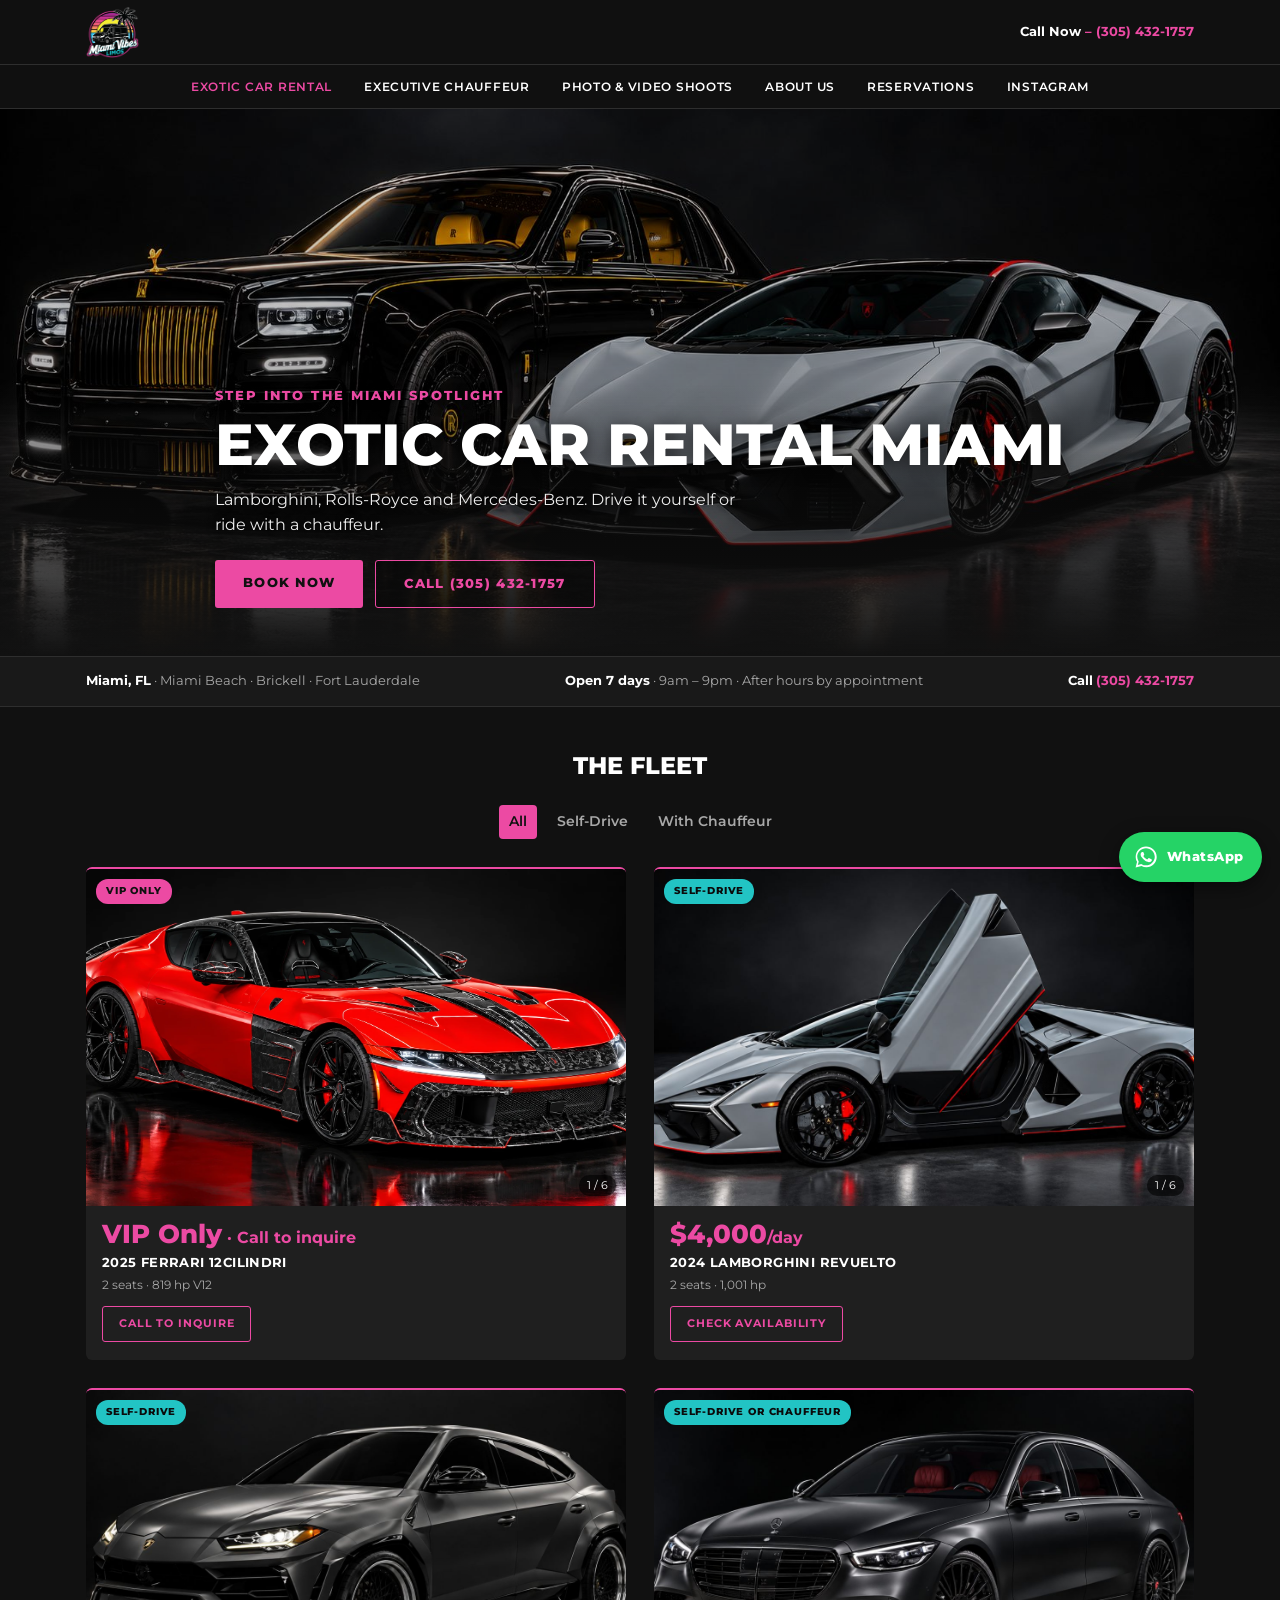
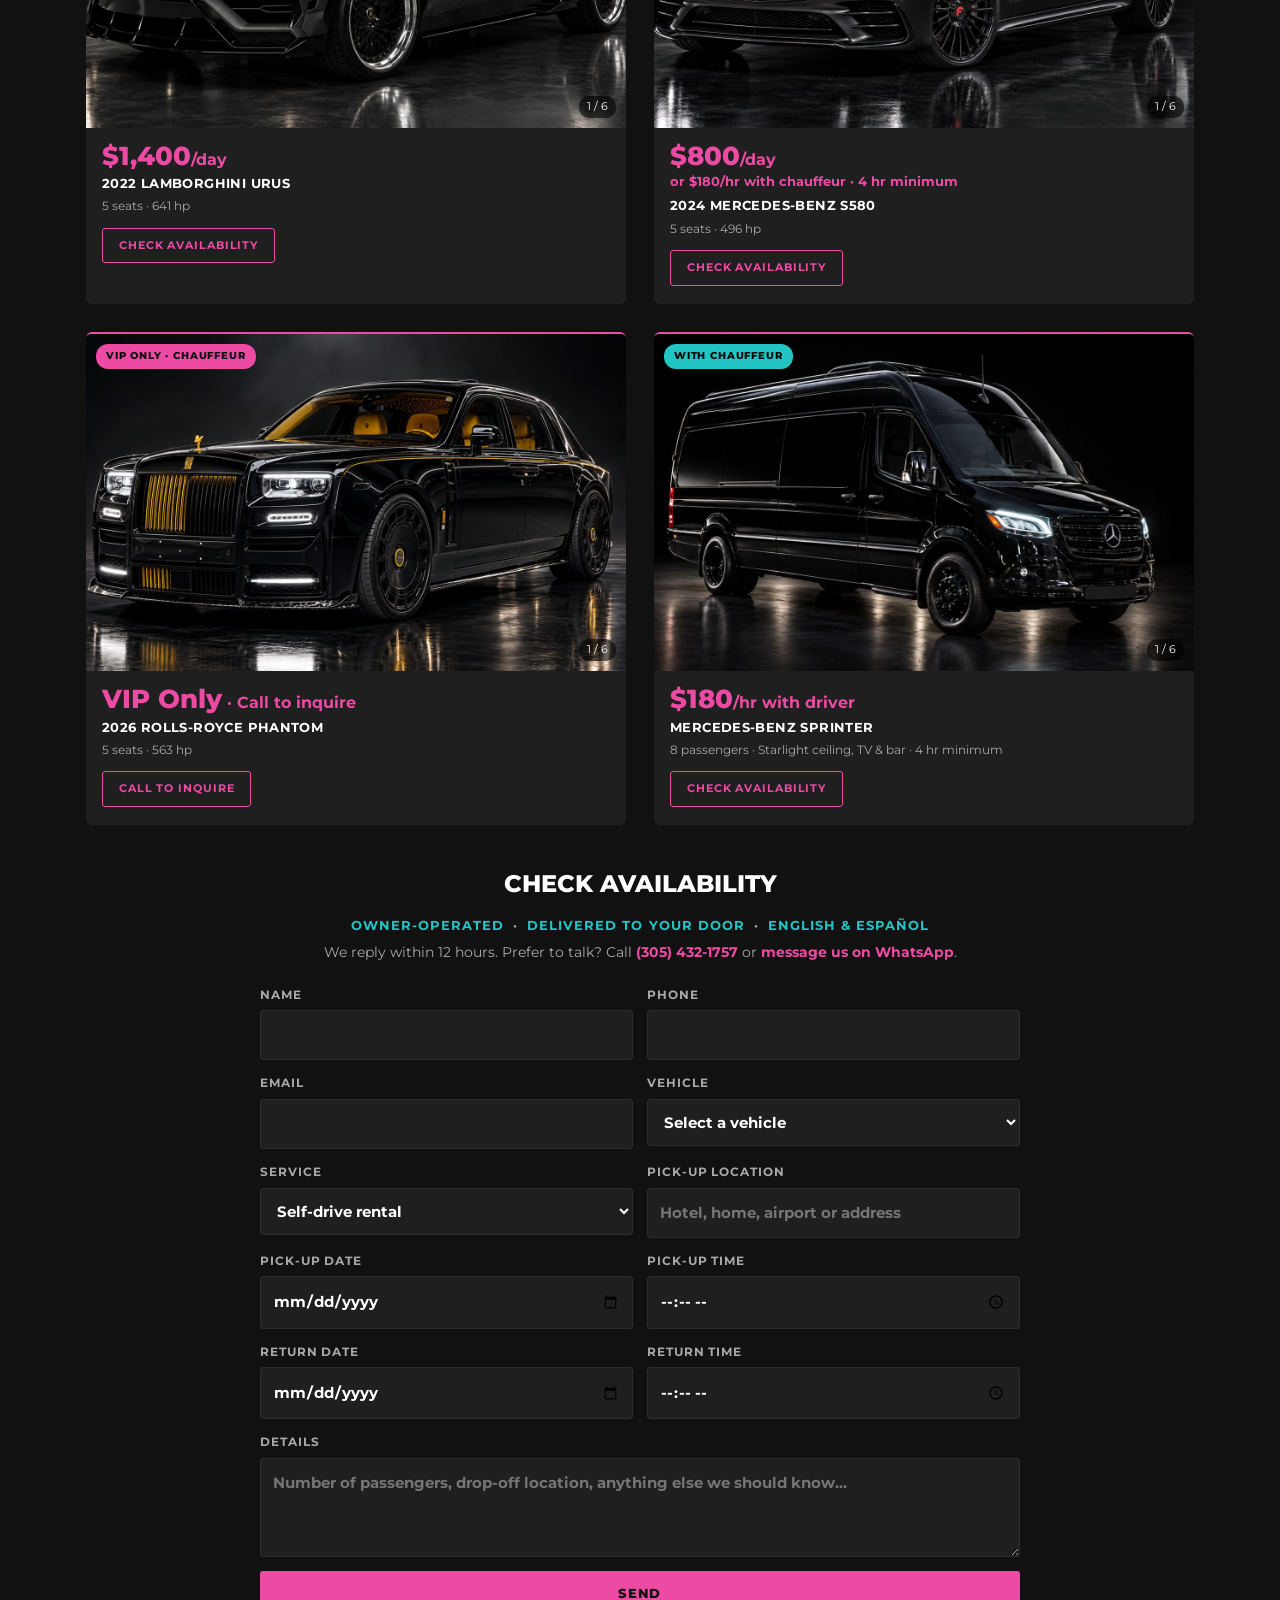
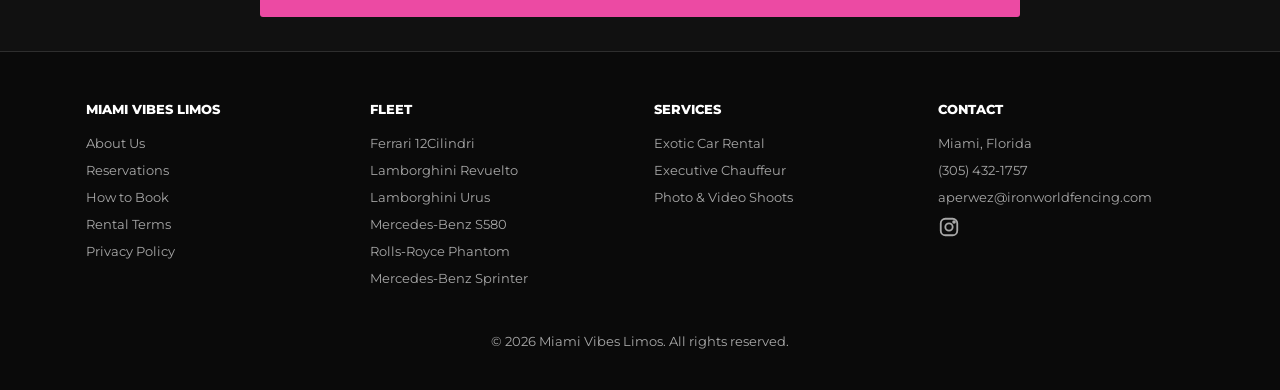
<file: index.html>
<!DOCTYPE html>
<html lang="en">
<head>
<meta charset="UTF-8">
<meta name="viewport" content="width=device-width, initial-scale=1.0">
<title>Exotic Car Rental Miami | Miami Vibes Limos</title>
<meta name="description" content="Exotic car rentals in Miami: Lamborghini Revuelto, 2022 Lamborghini Urus, 2026 Rolls-Royce Phantom, 2024 Mercedes-Benz S580 and a luxury Mercedes-Benz Sprinter.">
<meta property="og:title" content="Exotic Car Rental Miami | Miami Vibes Limos">
<meta property="og:description" content="Exotic car rentals in Miami: Lamborghini Revuelto, 2022 Lamborghini Urus, 2026 Rolls-Royce Phantom, 2024 Mercedes-Benz S580 and a luxury Mercedes-Benz Sprinter.">
<meta property="og:type" content="website">
<meta property="og:image" content="https://miamivibeslimos.com/images/og-image.png">
<meta property="og:image:width" content="1200">
<meta property="og:image:height" content="630">
<meta name="twitter:card" content="summary_large_image">
<link rel="icon" type="image/png" sizes="32x32" href="images/favicon-32.png">
<link rel="icon" type="image/png" sizes="192x192" href="images/favicon-192.png">
<link rel="apple-touch-icon" href="images/apple-touch-icon.png">
<link rel="preconnect" href="https://fonts.googleapis.com">
<link rel="preconnect" href="https://fonts.gstatic.com" crossorigin>
<link href="https://fonts.googleapis.com/css2?family=Montserrat:wght@400;500;600;700;800&display=swap" rel="stylesheet">
<link rel="stylesheet" href="styles.css">
</head>
<body data-page="home">

<!-- build:header -->
<header class="site-header">
  <div class="container header-inner">
    <a href="index.html" class="logo" aria-label="Miami Vibes Limos home">
      <img src="images/logo-header.png" alt="Miami Vibes Limos">
    </a>
    <div class="header-right">
      <a class="call-now" href="tel:+13054321757">Call Now <span>– (305) 432-1757</span></a>
      <button class="menu-toggle" aria-label="Open menu" aria-expanded="false"><span></span><span></span><span></span></button>
    </div>
  </div>
  <nav class="site-nav" aria-label="Main">
    <a href="index.html" class="current" aria-current="page">Exotic Car Rental</a>
    <a href="chauffeur.html">Executive Chauffeur</a>
    <a href="shoots.html">Photo &amp; Video Shoots</a>
    <a href="about.html">About Us</a>
    <a href="index.html#quote">Reservations</a>
    <a href="https://instagram.com/miamivibes_limos" target="_blank" rel="noopener">Instagram</a>
  </nav>
</header>
<!-- /build:header -->

<main>

  <!-- ===== Hero ===== -->
  <section class="hero" style="--hero:url('images/hero.jpg')">
    <div class="hero-inner container">
      <p class="hero-tag">Step Into the Miami Spotlight</p>
      <h1>Exotic Car Rental Miami</h1>
      <p class="hero-sub">Lamborghini, Rolls-Royce and Mercedes-Benz. Drive it yourself or ride with a chauffeur.</p>
      <div class="hero-btns">
        <a href="#quote" class="btn">Book Now</a>
        <a href="tel:+13054321757" class="btn btn-outline">Call (305) 432-1757</a>
      </div>
    </div>
  </section>

  <!-- ===== Info strip ===== -->
  <!-- Hours and service area confirmed by the owner (2026-10-15). -->
  <section class="info-strip">
    <div class="container info-inner">
      <span><b>Miami, FL</b> · Miami Beach · Brickell · Fort Lauderdale</span>
      <span><b>Open 7 days</b> · 9am – 9pm · After hours by appointment</span>
      <span><b>Call</b> <a href="tel:+13054321757">(305) 432-1757</a></span>
    </div>
  </section>

  <!-- ===== Fleet ===== -->
  <section id="fleet" class="fleet container">
    <h2 class="section-title">The Fleet</h2>
    <div class="filters" aria-label="Filter fleet">
      <button class="chip active" data-filter="all">All</button>
      <button class="chip" data-filter="self-drive">Self-Drive</button>
      <button class="chip" data-filter="chauffeur">With Chauffeur</button>
    </div>
    <div class="car-grid" id="carGrid" data-view="all"><!-- build:fleet -->
      <article class="car" data-tags="self-drive" data-i="0" data-images='["images/Ferrari/ferrari-12cilindri-1.webp","images/Ferrari/ferrari-12cilindri-2.webp","images/Ferrari/ferrari-12cilindri-3.webp","images/Ferrari/ferrari-12cilindri-4.webp","images/Ferrari/ferrari-12cilindri-5.webp","images/Ferrari/ferrari-12cilindri-6.webp"]'>
        <div class="car-media">
          <img src="images/Ferrari/ferrari-12cilindri-1.webp" alt="2025 Ferrari 12Cilindri" loading="lazy">
          <button class="nav prev" aria-label="Previous photo">‹</button>
          <button class="nav next" aria-label="Next photo">›</button>
          <span class="count">1 / 6</span>
          <span class="badge vip">VIP Only</span>
        </div>
        <div class="car-info">
          <p class="price">VIP Only<span> · Call to inquire</span></p>
          <h3>2025 Ferrari 12Cilindri</h3>
          <p class="specs">2 seats · 819 hp V12</p>
          <a href="tel:+13054321757" class="reserve">Call to Inquire</a>
        </div>
      </article>
      <article class="car" data-tags="self-drive" data-i="1" data-images='["images/Revuelto/revuelto-1.jpg","images/Revuelto/revuelto-2.jpg","images/Revuelto/revuelto-3.jpg","images/Revuelto/revuelto-4.jpg","images/Revuelto/revuelto-5.jpg","images/Revuelto/revuelto-6.jpg"]'>
        <div class="car-media">
          <img src="images/Revuelto/revuelto-1.jpg" alt="2024 Lamborghini Revuelto" loading="lazy">
          <button class="nav prev" aria-label="Previous photo">‹</button>
          <button class="nav next" aria-label="Next photo">›</button>
          <span class="count">1 / 6</span>
          <span class="badge">Self-Drive</span>
        </div>
        <div class="car-info">
          <p class="price">$4,000<span>/day</span></p>
          <h3>2024 Lamborghini Revuelto</h3>
          <p class="specs">2 seats · 1,001 hp</p>
          <a href="#quote" class="reserve" data-vehicle="2024 Lamborghini Revuelto">Check Availability</a>
        </div>
      </article>
      <article class="car" data-tags="self-drive" data-i="2" data-images='["images/Urus/urus-1.jpg","images/Urus/urus-2.jpg","images/Urus/urus-3.jpg","images/Urus/urus-4.jpg","images/Urus/urus-5.jpg","images/Urus/urus-6.jpg"]'>
        <div class="car-media">
          <img src="images/Urus/urus-1.jpg" alt="2022 Lamborghini Urus" loading="lazy">
          <button class="nav prev" aria-label="Previous photo">‹</button>
          <button class="nav next" aria-label="Next photo">›</button>
          <span class="count">1 / 6</span>
          <span class="badge">Self-Drive</span>
        </div>
        <div class="car-info">
          <p class="price">$1,400<span>/day</span></p>
          <h3>2022 Lamborghini Urus</h3>
          <p class="specs">5 seats · 641 hp</p>
          <a href="#quote" class="reserve" data-vehicle="2022 Lamborghini Urus">Check Availability</a>
        </div>
      </article>
      <article class="car" data-tags="self-drive chauffeur" data-i="3" data-images='["images/Mercedes%20S580/s580-1.jpg","images/Mercedes%20S580/s580-2.jpg","images/Mercedes%20S580/s580-3.jpg","images/Mercedes%20S580/s580-4.jpg","images/Mercedes%20S580/s580-5.jpg","images/Mercedes%20S580/s580-6.jpg"]'>
        <div class="car-media">
          <img src="images/Mercedes%20S580/s580-1.jpg" alt="2024 Mercedes-Benz S580" loading="lazy">
          <button class="nav prev" aria-label="Previous photo">‹</button>
          <button class="nav next" aria-label="Next photo">›</button>
          <span class="count">1 / 6</span>
          <span class="badge">Self-Drive or Chauffeur</span>
        </div>
        <div class="car-info">
          <p class="price pv-self">$800<span>/day</span></p>
          <p class="alt-price pv-alt">or $180/hr with chauffeur · 4 hr minimum</p>
          <p class="price pv-chauf">$180<span>/hr with driver</span></p>
          <h3>2024 Mercedes-Benz S580</h3>
          <p class="specs">5 seats · 496 hp<span class="pv-chauf"> · 4 hr minimum</span></p>
          <a href="#quote" class="reserve" data-vehicle="2024 Mercedes-Benz S580">Check Availability</a>
        </div>
      </article>
      <article class="car" data-tags="chauffeur" data-i="4" data-images='["images/Phantom/phantom-1.jpg","images/Phantom/phantom-2.jpg","images/Phantom/phantom-3.jpg","images/Phantom/phantom-4.jpg","images/Phantom/phantom-5.jpg","images/Phantom/phantom-6.jpg"]'>
        <div class="car-media">
          <img src="images/Phantom/phantom-1.jpg" alt="2026 Rolls-Royce Phantom" loading="lazy">
          <button class="nav prev" aria-label="Previous photo">‹</button>
          <button class="nav next" aria-label="Next photo">›</button>
          <span class="count">1 / 6</span>
          <span class="badge vip">VIP Only · Chauffeur</span>
        </div>
        <div class="car-info">
          <p class="price">VIP Only<span> · Call to inquire</span></p>
          <h3>2026 Rolls-Royce Phantom</h3>
          <p class="specs">5 seats · 563 hp</p>
          <a href="tel:+13054321757" class="reserve">Call to Inquire</a>
        </div>
      </article>
      <article class="car" data-tags="chauffeur" data-i="5" data-images='["images/Sprinter%20Van/sprinter-1.jpg","images/Sprinter%20Van/sprinter-2.jpg","images/Sprinter%20Van/sprinter-3.jpg","images/Sprinter%20Van/sprinter-4.jpg","images/Sprinter%20Van/sprinter-5.jpg","images/Sprinter%20Van/sprinter-6.jpg"]'>
        <div class="car-media">
          <img src="images/Sprinter%20Van/sprinter-1.jpg" alt="Mercedes-Benz Sprinter" loading="lazy">
          <button class="nav prev" aria-label="Previous photo">‹</button>
          <button class="nav next" aria-label="Next photo">›</button>
          <span class="count">1 / 6</span>
          <span class="badge">With Chauffeur</span>
        </div>
        <div class="car-info">
          <p class="price">$180<span>/hr with driver</span></p>
          <h3>Mercedes-Benz Sprinter</h3>
          <p class="specs">8 passengers · Starlight ceiling, TV &amp; bar · 4 hr minimum</p>
          <a href="#quote" class="reserve" data-vehicle="Mercedes-Benz Sprinter">Check Availability</a>
        </div>
      </article>
    <!-- /build:fleet --></div>
  </section>

  <!-- build:quote preset="Self-drive rental" -->
  <section id="quote" class="quote container">
    <h2 class="section-title">Check Availability</h2>
    <p class="trust">Owner-operated <i>·</i> Delivered to your door <i>·</i> English &amp; Español</p>
    <p class="form-note">We reply within 12 hours. Prefer to talk? Call <a href="tel:+13054321757">(305) 432-1757</a> or <a href="https://wa.me/13054321757" target="_blank" rel="noopener">message us on WhatsApp</a>.</p>
    <!-- Requests go to SITE.bookingEmail. The first submission triggers a formsubmit.co activation email there. -->
    <form id="quoteForm" class="quote-form" action="https://formsubmit.co/ajax/aperwez@ironworldfencing.com" method="POST" data-phone="(305) 432-1757" novalidate>
      <input type="hidden" name="_subject" value="New quote request — Miami Vibes Limos">
      <input type="hidden" name="page" value="home">
      <input type="text" name="_honey" class="hp" tabindex="-1" autocomplete="off">
      <label>Name<input type="text" name="name" autocomplete="name" required></label>
      <label>Phone<input type="tel" name="phone" autocomplete="tel" required></label>
      <label>Email<input type="email" name="email" autocomplete="email" required></label>
      <label>Vehicle<select name="vehicle" id="vehicleSelect" required>
        <option value="">Select a vehicle</option>
        <option>Not sure yet</option>
        <option>2025 Ferrari 12Cilindri</option>
        <option>2024 Lamborghini Revuelto</option>
        <option>2022 Lamborghini Urus</option>
        <option>2024 Mercedes-Benz S580</option>
        <option>2026 Rolls-Royce Phantom</option>
        <option>Mercedes-Benz Sprinter</option>
      </select></label>
      <label>Service<select name="service" id="serviceSelect">
        <option selected>Self-drive rental</option>
        <option>Executive Chauffeur</option>
        <option>Photo / video shoot</option>
        <option>Wedding / event</option>
      </select></label>
      <label>Pick-up location<input type="text" name="pickup_location" placeholder="Hotel, home, airport or address"></label>
      <label>Pick-up date<input type="date" name="pickup_date"></label>
      <label>Pick-up time<input type="time" name="pickup_time"></label>
      <label>Return date<input type="date" name="return_date"></label>
      <label>Return time<input type="time" name="return_time"></label>
      <label class="full">Details<textarea name="message" rows="3" placeholder="Number of passengers, drop-off location, anything else we should know…"></textarea></label>
      <button type="submit" class="btn full">Send</button>
      <p class="form-status full" id="formStatus" role="status"></p>
    </form>
  </section>
  <!-- /build:quote -->

</main>

<!-- build:footer -->
<footer class="site-footer">
  <div class="container footer-grid">
    <div>
      <h4>Miami Vibes Limos</h4>
      <a href="about.html">About Us</a>
      <a href="index.html#quote">Reservations</a>
      <a href="about.html#how-to-book">How to Book</a>
      <a href="terms.html">Rental Terms</a>
      <a href="privacy.html">Privacy Policy</a>
    </div>
    <div>
      <h4>Fleet</h4>
      <a href="index.html#self-drive">Ferrari 12Cilindri</a>
      <a href="index.html#self-drive">Lamborghini Revuelto</a>
      <a href="index.html#self-drive">Lamborghini Urus</a>
      <a href="index.html#self-drive">Mercedes-Benz S580</a>
      <a href="index.html#chauffeur">Rolls-Royce Phantom</a>
      <a href="index.html#chauffeur">Mercedes-Benz Sprinter</a>
    </div>
    <div>
      <h4>Services</h4>
      <a href="index.html">Exotic Car Rental</a>
      <a href="chauffeur.html">Executive Chauffeur</a>
      <a href="shoots.html">Photo &amp; Video Shoots</a>
    </div>
    <div>
      <h4>Contact</h4>
      <p>Miami, Florida</p>
      <a href="tel:+13054321757">(305) 432-1757</a>
      <a href="mailto:aperwez@ironworldfencing.com">aperwez@ironworldfencing.com</a>
      <div class="social">
        <a href="https://instagram.com/miamivibes_limos" target="_blank" rel="noopener" aria-label="Instagram">
          <svg viewBox="0 0 24 24" width="22" height="22" fill="none" stroke="currentColor" stroke-width="2"><rect x="3" y="3" width="18" height="18" rx="5"/><circle cx="12" cy="12" r="4"/><circle cx="17.5" cy="6.5" r="1" fill="currentColor"/></svg>
        </a>
      </div>
    </div>
  </div>
  <p class="copyright">© 2026 Miami Vibes Limos. All rights reserved.</p>
</footer>
<a class="sticky-call" href="tel:+13054321757">Call to Book — (305) 432-1757</a>
<a class="wa-float" href="https://wa.me/13054321757?text=Hi%20Miami%20Vibes%20Limos%2C%20I%20would%20like%20to%20check%20availability." target="_blank" rel="noopener" aria-label="Message us on WhatsApp">
  <svg viewBox="0 0 32 32" width="26" height="26" fill="currentColor" aria-hidden="true"><path d="M16 3C9 3 3.3 8.6 3.3 15.6c0 2.2.6 4.4 1.7 6.3L3.2 29l7.3-1.9c1.8 1 3.9 1.5 6 1.5 7 0 12.7-5.7 12.7-12.7C29.2 8.6 23 3 16 3zm0 23.3c-1.9 0-3.8-.5-5.4-1.5l-.4-.2-4.3 1.1 1.2-4.2-.3-.4c-1.1-1.7-1.6-3.6-1.6-5.6C5.2 9.8 10 5.1 16 5.1s10.8 4.8 10.8 10.6S21.9 26.3 16 26.3zm5.9-7.9c-.3-.2-1.9-1-2.2-1.1-.3-.1-.5-.2-.7.2-.2.3-.8 1.1-1 1.3-.2.2-.4.2-.7.1-.3-.2-1.4-.5-2.6-1.6-1-.9-1.6-1.9-1.8-2.2-.2-.3 0-.5.1-.7l.5-.6c.2-.2.2-.3.3-.6.1-.2 0-.4 0-.6l-1-2.4c-.3-.6-.5-.5-.7-.5h-.6c-.2 0-.6.1-.9.4-.3.3-1.2 1.1-1.2 2.8s1.2 3.3 1.4 3.5c.2.2 2.4 3.7 5.9 5.1 2.9 1.1 3.5.9 4.1.8.6-.1 1.9-.8 2.2-1.6.3-.8.3-1.4.2-1.6-.1-.1-.3-.2-.6-.4z"/></svg>
  <span>WhatsApp</span>
</a>
<!-- /build:footer -->

<script src="script.js"></script>
</body>
</html>
</file>
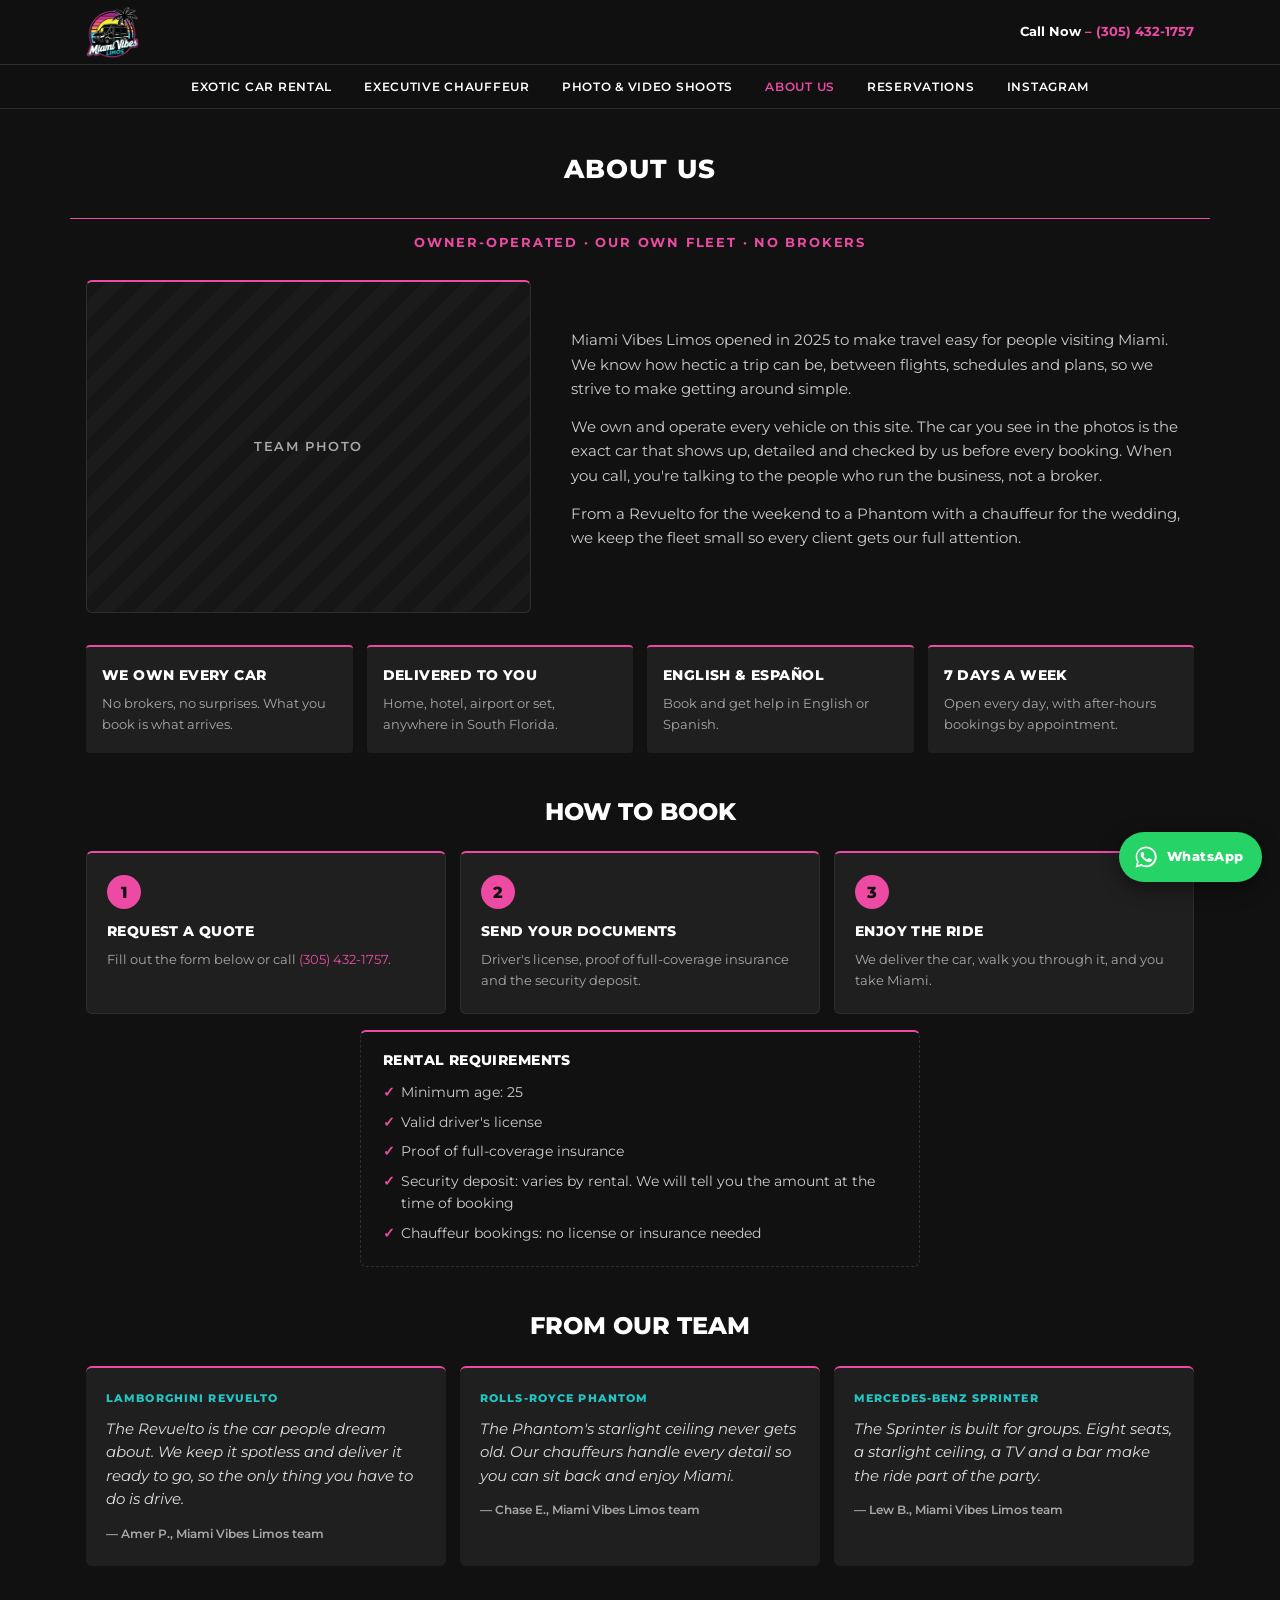
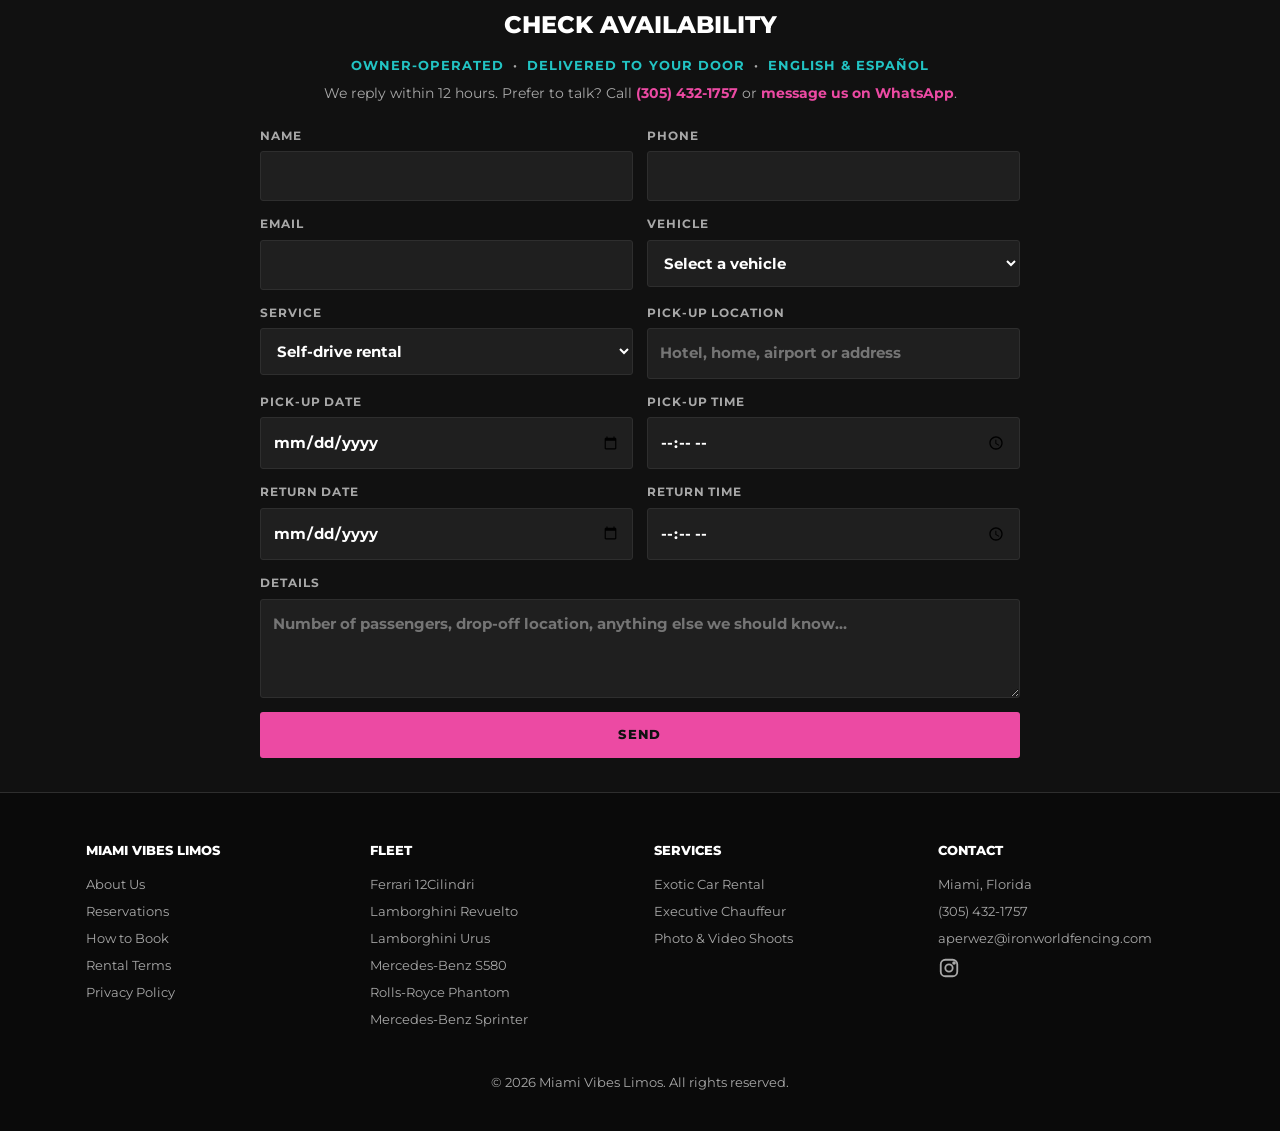
<file: about.html>
<!DOCTYPE html>
<html lang="en">
<head>
<meta charset="UTF-8">
<meta name="viewport" content="width=device-width, initial-scale=1.0">
<title>About Us | Miami Vibes Limos</title>
<meta name="description" content="Miami Vibes Limos is owner-operated: we own every car in our fleet. Learn how to book, rental requirements and meet our team.">
<meta property="og:title" content="About Us | Miami Vibes Limos">
<meta property="og:description" content="Miami Vibes Limos is owner-operated: we own every car in our fleet. Learn how to book, rental requirements and meet our team.">
<meta property="og:type" content="website">
<meta property="og:image" content="https://miamivibeslimos.com/images/og-image.png">
<meta property="og:image:width" content="1200">
<meta property="og:image:height" content="630">
<meta name="twitter:card" content="summary_large_image">
<link rel="icon" type="image/png" sizes="32x32" href="images/favicon-32.png">
<link rel="icon" type="image/png" sizes="192x192" href="images/favicon-192.png">
<link rel="apple-touch-icon" href="images/apple-touch-icon.png">
<link rel="preconnect" href="https://fonts.googleapis.com">
<link rel="preconnect" href="https://fonts.gstatic.com" crossorigin>
<link href="https://fonts.googleapis.com/css2?family=Montserrat:wght@400;500;600;700;800&display=swap" rel="stylesheet">
<link rel="stylesheet" href="styles.css">
</head>
<body data-page="about">

<!-- build:header -->
<header class="site-header">
  <div class="container header-inner">
    <a href="index.html" class="logo" aria-label="Miami Vibes Limos home">
      <img src="images/logo-header.png" alt="Miami Vibes Limos">
    </a>
    <div class="header-right">
      <a class="call-now" href="tel:+13054321757">Call Now <span>– (305) 432-1757</span></a>
      <button class="menu-toggle" aria-label="Open menu" aria-expanded="false"><span></span><span></span><span></span></button>
    </div>
  </div>
  <nav class="site-nav" aria-label="Main">
    <a href="index.html">Exotic Car Rental</a>
    <a href="chauffeur.html">Executive Chauffeur</a>
    <a href="shoots.html">Photo &amp; Video Shoots</a>
    <a href="about.html" class="current" aria-current="page">About Us</a>
    <a href="index.html#quote">Reservations</a>
    <a href="https://instagram.com/miamivibes_limos" target="_blank" rel="noopener">Instagram</a>
  </nav>
</header>
<!-- /build:header -->

<main>

  <!-- ===== Page title ===== -->
  <section class="page-title">
    <h1>About Us</h1>
  </section>

  <!-- ===== About Us ===== -->
  <section id="about" class="about container">
    <p class="about-tag">Owner-Operated · Our Own Fleet · No Brokers</p>
    <div class="about-grid">
      <!-- TODO: replace with a photo of the team or a car, e.g. images/team.jpg -->
      <div class="about-photo placeholder"><span>Team photo</span></div>
      <div class="about-text">
        
        <p>Miami Vibes Limos opened in 2025 to make travel easy for people visiting Miami. We know how hectic a trip can be, between flights, schedules and plans, so we strive to make getting around simple.</p>
        <p>We own and operate every vehicle on this site. The car you see in the photos is the exact car that shows up, detailed and checked by us before every booking. When you call, you're talking to the people who run the business, not a broker.</p>
        <p>From a Revuelto for the weekend to a Phantom with a chauffeur for the wedding, we keep the fleet small so every client gets our full attention.</p>
      </div>
    </div>

    <div class="why">
      <div class="why-item"><h3>We Own Every Car</h3><p>No brokers, no surprises. What you book is what arrives.</p></div>
      <div class="why-item"><h3>Delivered to You</h3><p>Home, hotel, airport or set, anywhere in South Florida.</p></div>
      <div class="why-item"><h3>English &amp; Español</h3><p>Book and get help in English or Spanish.</p></div>
      <div class="why-item"><h3>7 Days a Week</h3><p>Open every day, with after-hours bookings by appointment.</p></div>
    </div>

    <h2 class="section-title" id="how-to-book">How to Book</h2>
    <div class="steps">
      <div class="step"><span class="step-num">1</span><h3>Request a Quote</h3><p>Fill out the form below or call <a href="tel:+13054321757">(305) 432-1757</a>.</p></div>
      <div class="step"><span class="step-num">2</span><h3>Send Your Documents</h3><p>Driver's license, proof of full-coverage insurance and the security deposit.</p></div>
      <div class="step"><span class="step-num">3</span><h3>Enjoy the Ride</h3><p>We deliver the car, walk you through it, and you take Miami.</p></div>
    </div>
    <!-- All requirements confirmed by the owner (2026-10-15). -->
    <div class="requirements">
      <h3>Rental Requirements</h3>
      <ul>
        <li>Minimum age: 25</li>
        <li>Valid driver's license</li>
        <li>Proof of full-coverage insurance</li>
        <li>Security deposit: varies by rental. We will tell you the amount at the time of booking</li>
        <li>Chauffeur bookings: no license or insurance needed</li>
      </ul>
    </div>

    <h2 class="section-title">From Our Team</h2>
    <!-- Quotes from Miami Vibes Limos team members, labeled as team (not customer reviews). Add real customer reviews in a separate section later. -->
    <div class="reviews">
      <figure class="review"><p class="review-car">Lamborghini Revuelto</p><blockquote>The Revuelto is the car people dream about. We keep it spotless and deliver it ready to go, so the only thing you have to do is drive.</blockquote><figcaption>— Amer P., Miami Vibes Limos team</figcaption></figure>
      <figure class="review"><p class="review-car">Rolls-Royce Phantom</p><blockquote>The Phantom's starlight ceiling never gets old. Our chauffeurs handle every detail so you can sit back and enjoy Miami.</blockquote><figcaption>— Chase E., Miami Vibes Limos team</figcaption></figure>
      <figure class="review"><p class="review-car">Mercedes-Benz Sprinter</p><blockquote>The Sprinter is built for groups. Eight seats, a starlight ceiling, a TV and a bar make the ride part of the party.</blockquote><figcaption>— Lew B., Miami Vibes Limos team</figcaption></figure>
    </div>
  </section>


  <!-- build:quote preset="Self-drive rental" -->
  <section id="quote" class="quote container">
    <h2 class="section-title">Check Availability</h2>
    <p class="trust">Owner-operated <i>·</i> Delivered to your door <i>·</i> English &amp; Español</p>
    <p class="form-note">We reply within 12 hours. Prefer to talk? Call <a href="tel:+13054321757">(305) 432-1757</a> or <a href="https://wa.me/13054321757" target="_blank" rel="noopener">message us on WhatsApp</a>.</p>
    <!-- Requests go to SITE.bookingEmail. The first submission triggers a formsubmit.co activation email there. -->
    <form id="quoteForm" class="quote-form" action="https://formsubmit.co/ajax/aperwez@ironworldfencing.com" method="POST" data-phone="(305) 432-1757" novalidate>
      <input type="hidden" name="_subject" value="New quote request — Miami Vibes Limos">
      <input type="hidden" name="page" value="about">
      <input type="text" name="_honey" class="hp" tabindex="-1" autocomplete="off">
      <label>Name<input type="text" name="name" autocomplete="name" required></label>
      <label>Phone<input type="tel" name="phone" autocomplete="tel" required></label>
      <label>Email<input type="email" name="email" autocomplete="email" required></label>
      <label>Vehicle<select name="vehicle" id="vehicleSelect" required>
        <option value="">Select a vehicle</option>
        <option>Not sure yet</option>
        <option>2025 Ferrari 12Cilindri</option>
        <option>2024 Lamborghini Revuelto</option>
        <option>2022 Lamborghini Urus</option>
        <option>2024 Mercedes-Benz S580</option>
        <option>2026 Rolls-Royce Phantom</option>
        <option>Mercedes-Benz Sprinter</option>
      </select></label>
      <label>Service<select name="service" id="serviceSelect">
        <option selected>Self-drive rental</option>
        <option>Executive Chauffeur</option>
        <option>Photo / video shoot</option>
        <option>Wedding / event</option>
      </select></label>
      <label>Pick-up location<input type="text" name="pickup_location" placeholder="Hotel, home, airport or address"></label>
      <label>Pick-up date<input type="date" name="pickup_date"></label>
      <label>Pick-up time<input type="time" name="pickup_time"></label>
      <label>Return date<input type="date" name="return_date"></label>
      <label>Return time<input type="time" name="return_time"></label>
      <label class="full">Details<textarea name="message" rows="3" placeholder="Number of passengers, drop-off location, anything else we should know…"></textarea></label>
      <button type="submit" class="btn full">Send</button>
      <p class="form-status full" id="formStatus" role="status"></p>
    </form>
  </section>
  <!-- /build:quote -->

</main>

<!-- build:footer -->
<footer class="site-footer">
  <div class="container footer-grid">
    <div>
      <h4>Miami Vibes Limos</h4>
      <a href="about.html">About Us</a>
      <a href="index.html#quote">Reservations</a>
      <a href="about.html#how-to-book">How to Book</a>
      <a href="terms.html">Rental Terms</a>
      <a href="privacy.html">Privacy Policy</a>
    </div>
    <div>
      <h4>Fleet</h4>
      <a href="index.html#self-drive">Ferrari 12Cilindri</a>
      <a href="index.html#self-drive">Lamborghini Revuelto</a>
      <a href="index.html#self-drive">Lamborghini Urus</a>
      <a href="index.html#self-drive">Mercedes-Benz S580</a>
      <a href="index.html#chauffeur">Rolls-Royce Phantom</a>
      <a href="index.html#chauffeur">Mercedes-Benz Sprinter</a>
    </div>
    <div>
      <h4>Services</h4>
      <a href="index.html">Exotic Car Rental</a>
      <a href="chauffeur.html">Executive Chauffeur</a>
      <a href="shoots.html">Photo &amp; Video Shoots</a>
    </div>
    <div>
      <h4>Contact</h4>
      <p>Miami, Florida</p>
      <a href="tel:+13054321757">(305) 432-1757</a>
      <a href="mailto:aperwez@ironworldfencing.com">aperwez@ironworldfencing.com</a>
      <div class="social">
        <a href="https://instagram.com/miamivibes_limos" target="_blank" rel="noopener" aria-label="Instagram">
          <svg viewBox="0 0 24 24" width="22" height="22" fill="none" stroke="currentColor" stroke-width="2"><rect x="3" y="3" width="18" height="18" rx="5"/><circle cx="12" cy="12" r="4"/><circle cx="17.5" cy="6.5" r="1" fill="currentColor"/></svg>
        </a>
      </div>
    </div>
  </div>
  <p class="copyright">© 2026 Miami Vibes Limos. All rights reserved.</p>
</footer>
<a class="sticky-call" href="tel:+13054321757">Call to Book — (305) 432-1757</a>
<a class="wa-float" href="https://wa.me/13054321757?text=Hi%20Miami%20Vibes%20Limos%2C%20I%20would%20like%20to%20check%20availability." target="_blank" rel="noopener" aria-label="Message us on WhatsApp">
  <svg viewBox="0 0 32 32" width="26" height="26" fill="currentColor" aria-hidden="true"><path d="M16 3C9 3 3.3 8.6 3.3 15.6c0 2.2.6 4.4 1.7 6.3L3.2 29l7.3-1.9c1.8 1 3.9 1.5 6 1.5 7 0 12.7-5.7 12.7-12.7C29.2 8.6 23 3 16 3zm0 23.3c-1.9 0-3.8-.5-5.4-1.5l-.4-.2-4.3 1.1 1.2-4.2-.3-.4c-1.1-1.7-1.6-3.6-1.6-5.6C5.2 9.8 10 5.1 16 5.1s10.8 4.8 10.8 10.6S21.9 26.3 16 26.3zm5.9-7.9c-.3-.2-1.9-1-2.2-1.1-.3-.1-.5-.2-.7.2-.2.3-.8 1.1-1 1.3-.2.2-.4.2-.7.1-.3-.2-1.4-.5-2.6-1.6-1-.9-1.6-1.9-1.8-2.2-.2-.3 0-.5.1-.7l.5-.6c.2-.2.2-.3.3-.6.1-.2 0-.4 0-.6l-1-2.4c-.3-.6-.5-.5-.7-.5h-.6c-.2 0-.6.1-.9.4-.3.3-1.2 1.1-1.2 2.8s1.2 3.3 1.4 3.5c.2.2 2.4 3.7 5.9 5.1 2.9 1.1 3.5.9 4.1.8.6-.1 1.9-.8 2.2-1.6.3-.8.3-1.4.2-1.6-.1-.1-.3-.2-.6-.4z"/></svg>
  <span>WhatsApp</span>
</a>
<!-- /build:footer -->

<script src="script.js"></script>
</body>
</html>
</file>
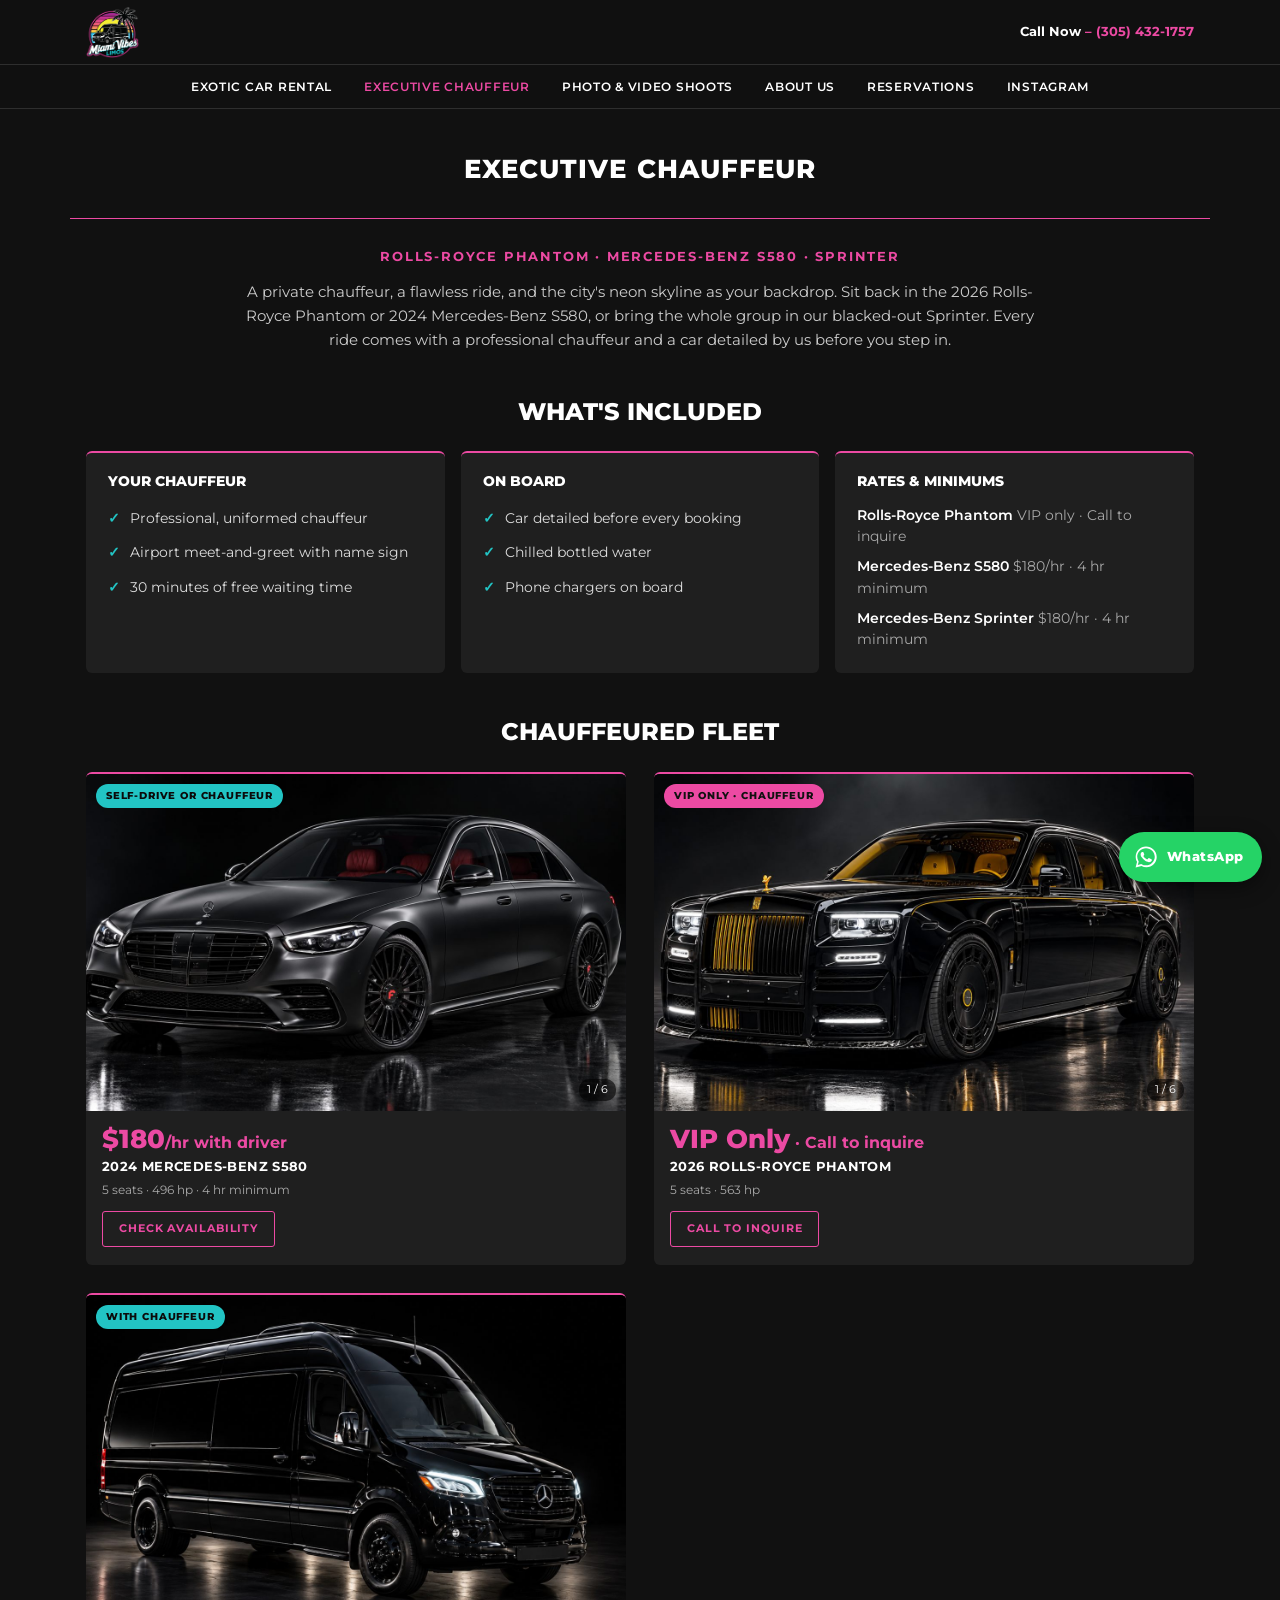
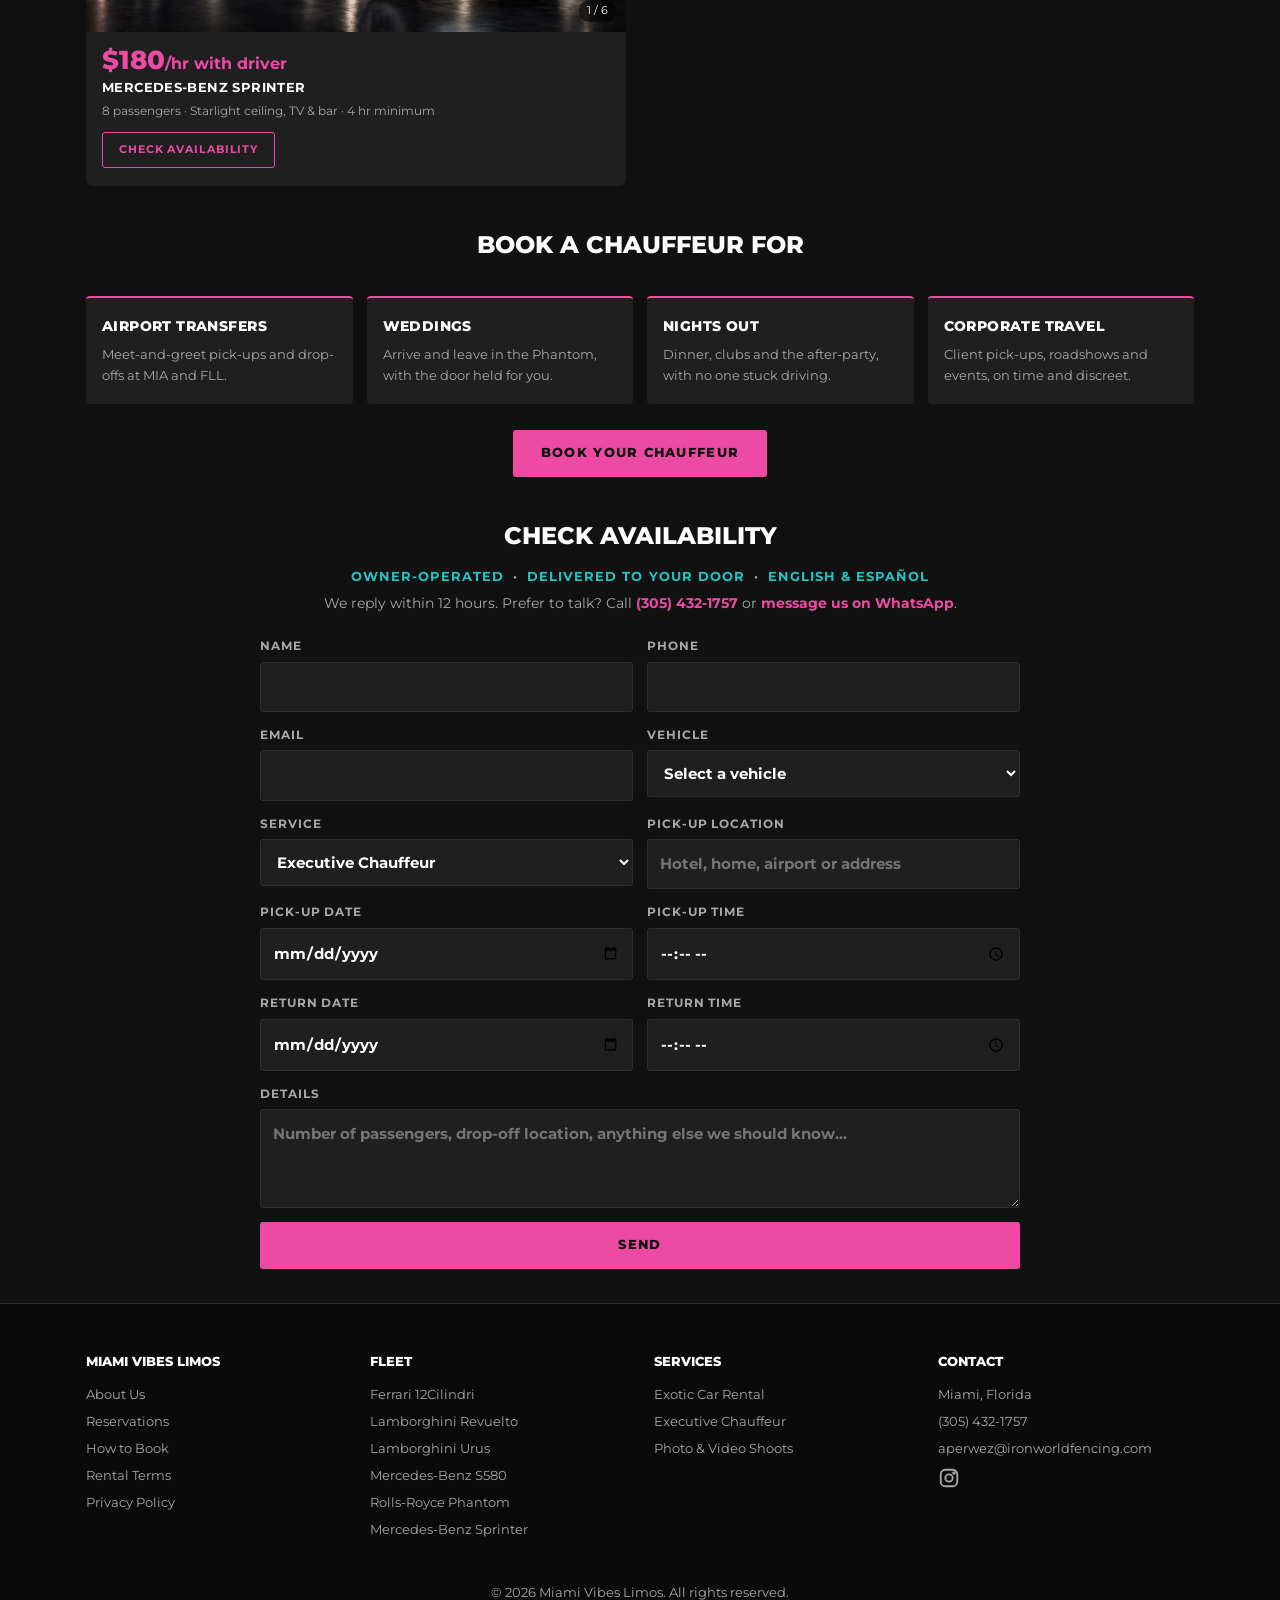
<file: chauffeur.html>
<!DOCTYPE html>
<html lang="en">
<head>
<meta charset="UTF-8">
<meta name="viewport" content="width=device-width, initial-scale=1.0">
<title>Executive Chauffeur Service Miami | Miami Vibes Limos</title>
<meta name="description" content="Executive chauffeur service in Miami in a 2026 Rolls-Royce Phantom, 2024 Mercedes-Benz S580 or luxury Sprinter. Airport transfers, weddings, nights out and corporate travel.">
<meta property="og:title" content="Executive Chauffeur Service Miami | Miami Vibes Limos">
<meta property="og:description" content="Executive chauffeur service in Miami in a 2026 Rolls-Royce Phantom, 2024 Mercedes-Benz S580 or luxury Sprinter. Airport transfers, weddings, nights out and corporate travel.">
<meta property="og:type" content="website">
<meta property="og:image" content="https://miamivibeslimos.com/images/og-image.png">
<meta property="og:image:width" content="1200">
<meta property="og:image:height" content="630">
<meta name="twitter:card" content="summary_large_image">
<link rel="icon" type="image/png" sizes="32x32" href="images/favicon-32.png">
<link rel="icon" type="image/png" sizes="192x192" href="images/favicon-192.png">
<link rel="apple-touch-icon" href="images/apple-touch-icon.png">
<link rel="preconnect" href="https://fonts.googleapis.com">
<link rel="preconnect" href="https://fonts.gstatic.com" crossorigin>
<link href="https://fonts.googleapis.com/css2?family=Montserrat:wght@400;500;600;700;800&display=swap" rel="stylesheet">
<link rel="stylesheet" href="styles.css">
</head>
<body data-page="chauffeur">

<!-- build:header -->
<header class="site-header">
  <div class="container header-inner">
    <a href="index.html" class="logo" aria-label="Miami Vibes Limos home">
      <img src="images/logo-header.png" alt="Miami Vibes Limos">
    </a>
    <div class="header-right">
      <a class="call-now" href="tel:+13054321757">Call Now <span>– (305) 432-1757</span></a>
      <button class="menu-toggle" aria-label="Open menu" aria-expanded="false"><span></span><span></span><span></span></button>
    </div>
  </div>
  <nav class="site-nav" aria-label="Main">
    <a href="index.html">Exotic Car Rental</a>
    <a href="chauffeur.html" class="current" aria-current="page">Executive Chauffeur</a>
    <a href="shoots.html">Photo &amp; Video Shoots</a>
    <a href="about.html">About Us</a>
    <a href="index.html#quote">Reservations</a>
    <a href="https://instagram.com/miamivibes_limos" target="_blank" rel="noopener">Instagram</a>
  </nav>
</header>
<!-- /build:header -->

<main>

  <!-- ===== Page title ===== -->
  <section class="page-title">
    <h1>Executive Chauffeur</h1>
  </section>

  <!-- ===== Intro ===== -->
  <section class="intro container">
    <p class="intro-tag">Rolls-Royce Phantom · Mercedes-Benz S580 · Sprinter</p>
    <p class="intro-text">A private chauffeur, a flawless ride, and the city's neon skyline as your backdrop. Sit back in the 2026 Rolls-Royce Phantom or 2024 Mercedes-Benz S580, or bring the whole group in our blacked-out Sprinter. Every ride comes with a professional chauffeur and a car detailed by us before you step in.</p>
  </section>

  <!-- ===== What's included ===== -->
  <!-- Confirmed by the owner (2026-10-15). -->
  <section class="container">
    <h2 class="section-title">What's Included</h2>
    <div class="included">
      <div class="checklist">
        <h3>Your Chauffeur</h3>
        <ul>
          <li>Professional, uniformed chauffeur</li>
          <li>Airport meet-and-greet with name sign</li>
          <li>30 minutes of free waiting time</li>
        </ul>
      </div>
      <div class="checklist">
        <h3>On Board</h3>
        <ul>
          <li>Car detailed before every booking</li>
          <li>Chilled bottled water</li>
          <li>Phone chargers on board</li>
        </ul>
      </div>
      <div class="minimums">
        <h3>Rates &amp; Minimums</h3>
        <p><b>Rolls-Royce Phantom</b> VIP only · Call to inquire</p>
        <p><b>Mercedes-Benz S580</b> $180/hr · 4 hr minimum</p>
        <p><b>Mercedes-Benz Sprinter</b> $180/hr · 4 hr minimum</p>
      </div>
    </div>
  </section>

  <!-- ===== Chauffeur fleet ===== -->
  <section id="fleet" class="fleet container">
    <h2 class="section-title">Chauffeured Fleet</h2>
    <div class="car-grid" id="carGrid" data-only="chauffeur" data-view="chauffeur"><!-- build:fleet only="chauffeur" -->
      <article class="car" data-tags="self-drive chauffeur" data-i="3" data-images='["images/Mercedes%20S580/s580-1.jpg","images/Mercedes%20S580/s580-2.jpg","images/Mercedes%20S580/s580-3.jpg","images/Mercedes%20S580/s580-4.jpg","images/Mercedes%20S580/s580-5.jpg","images/Mercedes%20S580/s580-6.jpg"]'>
        <div class="car-media">
          <img src="images/Mercedes%20S580/s580-1.jpg" alt="2024 Mercedes-Benz S580" loading="lazy">
          <button class="nav prev" aria-label="Previous photo">‹</button>
          <button class="nav next" aria-label="Next photo">›</button>
          <span class="count">1 / 6</span>
          <span class="badge">Self-Drive or Chauffeur</span>
        </div>
        <div class="car-info">
          <p class="price pv-self">$800<span>/day</span></p>
          <p class="alt-price pv-alt">or $180/hr with chauffeur · 4 hr minimum</p>
          <p class="price pv-chauf">$180<span>/hr with driver</span></p>
          <h3>2024 Mercedes-Benz S580</h3>
          <p class="specs">5 seats · 496 hp<span class="pv-chauf"> · 4 hr minimum</span></p>
          <a href="#quote" class="reserve" data-vehicle="2024 Mercedes-Benz S580">Check Availability</a>
        </div>
      </article>
      <article class="car" data-tags="chauffeur" data-i="4" data-images='["images/Phantom/phantom-1.jpg","images/Phantom/phantom-2.jpg","images/Phantom/phantom-3.jpg","images/Phantom/phantom-4.jpg","images/Phantom/phantom-5.jpg","images/Phantom/phantom-6.jpg"]'>
        <div class="car-media">
          <img src="images/Phantom/phantom-1.jpg" alt="2026 Rolls-Royce Phantom" loading="lazy">
          <button class="nav prev" aria-label="Previous photo">‹</button>
          <button class="nav next" aria-label="Next photo">›</button>
          <span class="count">1 / 6</span>
          <span class="badge vip">VIP Only · Chauffeur</span>
        </div>
        <div class="car-info">
          <p class="price">VIP Only<span> · Call to inquire</span></p>
          <h3>2026 Rolls-Royce Phantom</h3>
          <p class="specs">5 seats · 563 hp</p>
          <a href="tel:+13054321757" class="reserve">Call to Inquire</a>
        </div>
      </article>
      <article class="car" data-tags="chauffeur" data-i="5" data-images='["images/Sprinter%20Van/sprinter-1.jpg","images/Sprinter%20Van/sprinter-2.jpg","images/Sprinter%20Van/sprinter-3.jpg","images/Sprinter%20Van/sprinter-4.jpg","images/Sprinter%20Van/sprinter-5.jpg","images/Sprinter%20Van/sprinter-6.jpg"]'>
        <div class="car-media">
          <img src="images/Sprinter%20Van/sprinter-1.jpg" alt="Mercedes-Benz Sprinter" loading="lazy">
          <button class="nav prev" aria-label="Previous photo">‹</button>
          <button class="nav next" aria-label="Next photo">›</button>
          <span class="count">1 / 6</span>
          <span class="badge">With Chauffeur</span>
        </div>
        <div class="car-info">
          <p class="price">$180<span>/hr with driver</span></p>
          <h3>Mercedes-Benz Sprinter</h3>
          <p class="specs">8 passengers · Starlight ceiling, TV &amp; bar · 4 hr minimum</p>
          <a href="#quote" class="reserve" data-vehicle="Mercedes-Benz Sprinter">Check Availability</a>
        </div>
      </article>
    <!-- /build:fleet --></div>
  </section>

  <!-- ===== Occasions ===== -->
  <section class="container">
    <h2 class="section-title">Book a Chauffeur For</h2>
    <div class="why">
      <div class="why-item"><h3>Airport Transfers</h3><p>Meet-and-greet pick-ups and drop-offs at MIA and FLL.</p></div>
      <div class="why-item"><h3>Weddings</h3><p>Arrive and leave in the Phantom, with the door held for you.</p></div>
      <div class="why-item"><h3>Nights Out</h3><p>Dinner, clubs and the after-party, with no one stuck driving.</p></div>
      <div class="why-item"><h3>Corporate Travel</h3><p>Client pick-ups, roadshows and events, on time and discreet.</p></div>
    </div>
    <div class="shoots-cta"><a href="#quote" class="btn" data-service="Executive Chauffeur">Book Your Chauffeur</a></div>
  </section>

  <!-- build:quote preset="Executive Chauffeur" -->
  <section id="quote" class="quote container">
    <h2 class="section-title">Check Availability</h2>
    <p class="trust">Owner-operated <i>·</i> Delivered to your door <i>·</i> English &amp; Español</p>
    <p class="form-note">We reply within 12 hours. Prefer to talk? Call <a href="tel:+13054321757">(305) 432-1757</a> or <a href="https://wa.me/13054321757" target="_blank" rel="noopener">message us on WhatsApp</a>.</p>
    <!-- Requests go to SITE.bookingEmail. The first submission triggers a formsubmit.co activation email there. -->
    <form id="quoteForm" class="quote-form" action="https://formsubmit.co/ajax/aperwez@ironworldfencing.com" method="POST" data-phone="(305) 432-1757" novalidate>
      <input type="hidden" name="_subject" value="New quote request — Miami Vibes Limos">
      <input type="hidden" name="page" value="chauffeur">
      <input type="text" name="_honey" class="hp" tabindex="-1" autocomplete="off">
      <label>Name<input type="text" name="name" autocomplete="name" required></label>
      <label>Phone<input type="tel" name="phone" autocomplete="tel" required></label>
      <label>Email<input type="email" name="email" autocomplete="email" required></label>
      <label>Vehicle<select name="vehicle" id="vehicleSelect" required>
        <option value="">Select a vehicle</option>
        <option>Not sure yet</option>
        <option>2025 Ferrari 12Cilindri</option>
        <option>2024 Lamborghini Revuelto</option>
        <option>2022 Lamborghini Urus</option>
        <option>2024 Mercedes-Benz S580</option>
        <option>2026 Rolls-Royce Phantom</option>
        <option>Mercedes-Benz Sprinter</option>
      </select></label>
      <label>Service<select name="service" id="serviceSelect">
        <option>Self-drive rental</option>
        <option selected>Executive Chauffeur</option>
        <option>Photo / video shoot</option>
        <option>Wedding / event</option>
      </select></label>
      <label>Pick-up location<input type="text" name="pickup_location" placeholder="Hotel, home, airport or address"></label>
      <label>Pick-up date<input type="date" name="pickup_date"></label>
      <label>Pick-up time<input type="time" name="pickup_time"></label>
      <label>Return date<input type="date" name="return_date"></label>
      <label>Return time<input type="time" name="return_time"></label>
      <label class="full">Details<textarea name="message" rows="3" placeholder="Number of passengers, drop-off location, anything else we should know…"></textarea></label>
      <button type="submit" class="btn full">Send</button>
      <p class="form-status full" id="formStatus" role="status"></p>
    </form>
  </section>
  <!-- /build:quote -->

</main>

<!-- build:footer -->
<footer class="site-footer">
  <div class="container footer-grid">
    <div>
      <h4>Miami Vibes Limos</h4>
      <a href="about.html">About Us</a>
      <a href="index.html#quote">Reservations</a>
      <a href="about.html#how-to-book">How to Book</a>
      <a href="terms.html">Rental Terms</a>
      <a href="privacy.html">Privacy Policy</a>
    </div>
    <div>
      <h4>Fleet</h4>
      <a href="index.html#self-drive">Ferrari 12Cilindri</a>
      <a href="index.html#self-drive">Lamborghini Revuelto</a>
      <a href="index.html#self-drive">Lamborghini Urus</a>
      <a href="index.html#self-drive">Mercedes-Benz S580</a>
      <a href="index.html#chauffeur">Rolls-Royce Phantom</a>
      <a href="index.html#chauffeur">Mercedes-Benz Sprinter</a>
    </div>
    <div>
      <h4>Services</h4>
      <a href="index.html">Exotic Car Rental</a>
      <a href="chauffeur.html">Executive Chauffeur</a>
      <a href="shoots.html">Photo &amp; Video Shoots</a>
    </div>
    <div>
      <h4>Contact</h4>
      <p>Miami, Florida</p>
      <a href="tel:+13054321757">(305) 432-1757</a>
      <a href="mailto:aperwez@ironworldfencing.com">aperwez@ironworldfencing.com</a>
      <div class="social">
        <a href="https://instagram.com/miamivibes_limos" target="_blank" rel="noopener" aria-label="Instagram">
          <svg viewBox="0 0 24 24" width="22" height="22" fill="none" stroke="currentColor" stroke-width="2"><rect x="3" y="3" width="18" height="18" rx="5"/><circle cx="12" cy="12" r="4"/><circle cx="17.5" cy="6.5" r="1" fill="currentColor"/></svg>
        </a>
      </div>
    </div>
  </div>
  <p class="copyright">© 2026 Miami Vibes Limos. All rights reserved.</p>
</footer>
<a class="sticky-call" href="tel:+13054321757">Call to Book — (305) 432-1757</a>
<a class="wa-float" href="https://wa.me/13054321757?text=Hi%20Miami%20Vibes%20Limos%2C%20I%20would%20like%20to%20check%20availability." target="_blank" rel="noopener" aria-label="Message us on WhatsApp">
  <svg viewBox="0 0 32 32" width="26" height="26" fill="currentColor" aria-hidden="true"><path d="M16 3C9 3 3.3 8.6 3.3 15.6c0 2.2.6 4.4 1.7 6.3L3.2 29l7.3-1.9c1.8 1 3.9 1.5 6 1.5 7 0 12.7-5.7 12.7-12.7C29.2 8.6 23 3 16 3zm0 23.3c-1.9 0-3.8-.5-5.4-1.5l-.4-.2-4.3 1.1 1.2-4.2-.3-.4c-1.1-1.7-1.6-3.6-1.6-5.6C5.2 9.8 10 5.1 16 5.1s10.8 4.8 10.8 10.6S21.9 26.3 16 26.3zm5.9-7.9c-.3-.2-1.9-1-2.2-1.1-.3-.1-.5-.2-.7.2-.2.3-.8 1.1-1 1.3-.2.2-.4.2-.7.1-.3-.2-1.4-.5-2.6-1.6-1-.9-1.6-1.9-1.8-2.2-.2-.3 0-.5.1-.7l.5-.6c.2-.2.2-.3.3-.6.1-.2 0-.4 0-.6l-1-2.4c-.3-.6-.5-.5-.7-.5h-.6c-.2 0-.6.1-.9.4-.3.3-1.2 1.1-1.2 2.8s1.2 3.3 1.4 3.5c.2.2 2.4 3.7 5.9 5.1 2.9 1.1 3.5.9 4.1.8.6-.1 1.9-.8 2.2-1.6.3-.8.3-1.4.2-1.6-.1-.1-.3-.2-.6-.4z"/></svg>
  <span>WhatsApp</span>
</a>
<!-- /build:footer -->

<script src="script.js"></script>
</body>
</html>
</file>
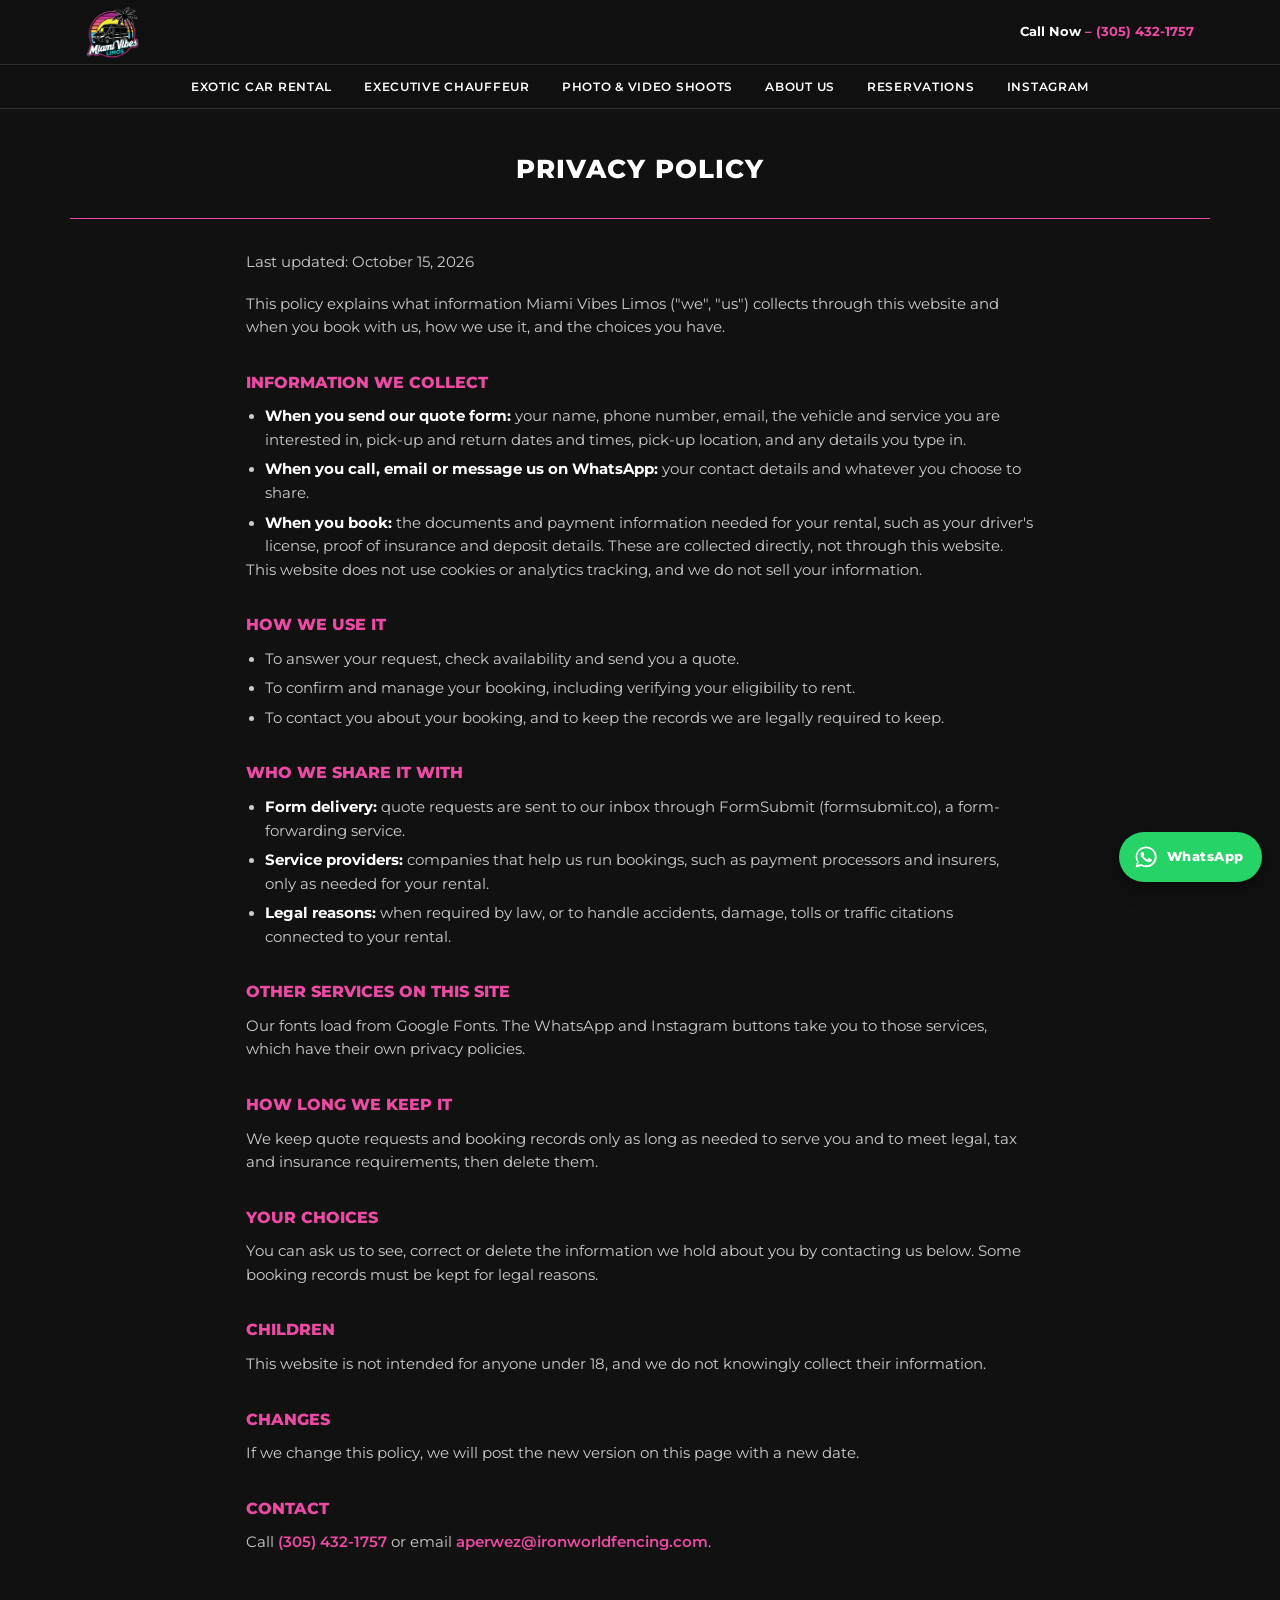
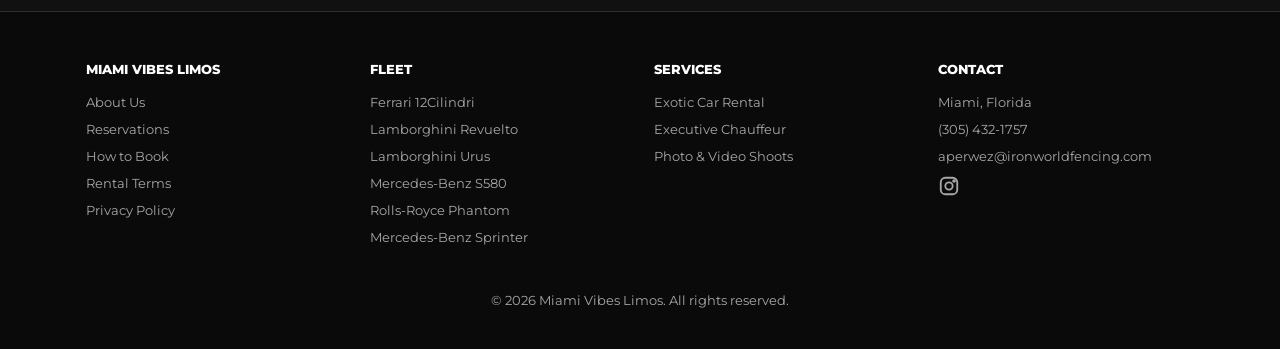
<file: privacy.html>
<!DOCTYPE html>
<html lang="en">
<head>
<meta charset="UTF-8">
<meta name="viewport" content="width=device-width, initial-scale=1.0">
<title>Privacy Policy | Miami Vibes Limos</title>
<meta name="description" content="How Miami Vibes Limos collects, uses and protects your information.">
<meta property="og:title" content="Privacy Policy | Miami Vibes Limos">
<meta property="og:description" content="How Miami Vibes Limos collects, uses and protects your information.">
<meta property="og:type" content="website">
<meta property="og:image" content="https://miamivibeslimos.com/images/og-image.png">
<meta property="og:image:width" content="1200">
<meta property="og:image:height" content="630">
<meta name="twitter:card" content="summary_large_image">
<link rel="icon" type="image/png" sizes="32x32" href="images/favicon-32.png">
<link rel="icon" type="image/png" sizes="192x192" href="images/favicon-192.png">
<link rel="apple-touch-icon" href="images/apple-touch-icon.png">
<link rel="preconnect" href="https://fonts.googleapis.com">
<link rel="preconnect" href="https://fonts.gstatic.com" crossorigin>
<link href="https://fonts.googleapis.com/css2?family=Montserrat:wght@400;500;600;700;800&display=swap" rel="stylesheet">
<link rel="stylesheet" href="styles.css">
</head>
<body data-page="privacy">

<!-- build:header -->
<header class="site-header">
  <div class="container header-inner">
    <a href="index.html" class="logo" aria-label="Miami Vibes Limos home">
      <img src="images/logo-header.png" alt="Miami Vibes Limos">
    </a>
    <div class="header-right">
      <a class="call-now" href="tel:+13054321757">Call Now <span>– (305) 432-1757</span></a>
      <button class="menu-toggle" aria-label="Open menu" aria-expanded="false"><span></span><span></span><span></span></button>
    </div>
  </div>
  <nav class="site-nav" aria-label="Main">
    <a href="index.html">Exotic Car Rental</a>
    <a href="chauffeur.html">Executive Chauffeur</a>
    <a href="shoots.html">Photo &amp; Video Shoots</a>
    <a href="about.html">About Us</a>
    <a href="index.html#quote">Reservations</a>
    <a href="https://instagram.com/miamivibes_limos" target="_blank" rel="noopener">Instagram</a>
  </nav>
</header>
<!-- /build:header -->

<main>

  <!-- ===== Page title ===== -->
  <section class="page-title">
    <h1>Privacy Policy</h1>
  </section>

  <!-- ===== Privacy Policy =====
       DRAFT written for Miami Vibes Limos. Have an attorney review it before launch.
       Update it if you add analytics, ads tracking, online payments or a booking system. -->
  <section class="legal container">
    <p class="legal-updated">Last updated: October 15, 2026</p>
    <p>This policy explains what information Miami Vibes Limos ("we", "us") collects through this website and when you book with us, how we use it, and the choices you have.</p>

    <h2>Information we collect</h2>
    <ul>
      <li><b>When you send our quote form:</b> your name, phone number, email, the vehicle and service you are interested in, pick-up and return dates and times, pick-up location, and any details you type in.</li>
      <li><b>When you call, email or message us on WhatsApp:</b> your contact details and whatever you choose to share.</li>
      <li><b>When you book:</b> the documents and payment information needed for your rental, such as your driver's license, proof of insurance and deposit details. These are collected directly, not through this website.</li>
    </ul>
    <p>This website does not use cookies or analytics tracking, and we do not sell your information.</p>

    <h2>How we use it</h2>
    <ul>
      <li>To answer your request, check availability and send you a quote.</li>
      <li>To confirm and manage your booking, including verifying your eligibility to rent.</li>
      <li>To contact you about your booking, and to keep the records we are legally required to keep.</li>
    </ul>

    <h2>Who we share it with</h2>
    <ul>
      <li><b>Form delivery:</b> quote requests are sent to our inbox through FormSubmit (formsubmit.co), a form-forwarding service.</li>
      <li><b>Service providers:</b> companies that help us run bookings, such as payment processors and insurers, only as needed for your rental.</li>
      <li><b>Legal reasons:</b> when required by law, or to handle accidents, damage, tolls or traffic citations connected to your rental.</li>
    </ul>

    <h2>Other services on this site</h2>
    <p>Our fonts load from Google Fonts. The WhatsApp and Instagram buttons take you to those services, which have their own privacy policies.</p>

    <h2>How long we keep it</h2>
    <p>We keep quote requests and booking records only as long as needed to serve you and to meet legal, tax and insurance requirements, then delete them.</p>

    <h2>Your choices</h2>
    <p>You can ask us to see, correct or delete the information we hold about you by contacting us below. Some booking records must be kept for legal reasons.</p>

    <h2>Children</h2>
    <p>This website is not intended for anyone under 18, and we do not knowingly collect their information.</p>

    <h2>Changes</h2>
    <p>If we change this policy, we will post the new version on this page with a new date.</p>

    <h2>Contact</h2>
    <p>Call <a href="tel:+13054321757">(305) 432-1757</a> or email <a href="mailto:aperwez@ironworldfencing.com">aperwez@ironworldfencing.com</a>.</p>
  </section>

</main>

<!-- build:footer -->
<footer class="site-footer">
  <div class="container footer-grid">
    <div>
      <h4>Miami Vibes Limos</h4>
      <a href="about.html">About Us</a>
      <a href="index.html#quote">Reservations</a>
      <a href="about.html#how-to-book">How to Book</a>
      <a href="terms.html">Rental Terms</a>
      <a href="privacy.html">Privacy Policy</a>
    </div>
    <div>
      <h4>Fleet</h4>
      <a href="index.html#self-drive">Ferrari 12Cilindri</a>
      <a href="index.html#self-drive">Lamborghini Revuelto</a>
      <a href="index.html#self-drive">Lamborghini Urus</a>
      <a href="index.html#self-drive">Mercedes-Benz S580</a>
      <a href="index.html#chauffeur">Rolls-Royce Phantom</a>
      <a href="index.html#chauffeur">Mercedes-Benz Sprinter</a>
    </div>
    <div>
      <h4>Services</h4>
      <a href="index.html">Exotic Car Rental</a>
      <a href="chauffeur.html">Executive Chauffeur</a>
      <a href="shoots.html">Photo &amp; Video Shoots</a>
    </div>
    <div>
      <h4>Contact</h4>
      <p>Miami, Florida</p>
      <a href="tel:+13054321757">(305) 432-1757</a>
      <a href="mailto:aperwez@ironworldfencing.com">aperwez@ironworldfencing.com</a>
      <div class="social">
        <a href="https://instagram.com/miamivibes_limos" target="_blank" rel="noopener" aria-label="Instagram">
          <svg viewBox="0 0 24 24" width="22" height="22" fill="none" stroke="currentColor" stroke-width="2"><rect x="3" y="3" width="18" height="18" rx="5"/><circle cx="12" cy="12" r="4"/><circle cx="17.5" cy="6.5" r="1" fill="currentColor"/></svg>
        </a>
      </div>
    </div>
  </div>
  <p class="copyright">© 2026 Miami Vibes Limos. All rights reserved.</p>
</footer>
<a class="sticky-call" href="tel:+13054321757">Call to Book — (305) 432-1757</a>
<a class="wa-float" href="https://wa.me/13054321757?text=Hi%20Miami%20Vibes%20Limos%2C%20I%20would%20like%20to%20check%20availability." target="_blank" rel="noopener" aria-label="Message us on WhatsApp">
  <svg viewBox="0 0 32 32" width="26" height="26" fill="currentColor" aria-hidden="true"><path d="M16 3C9 3 3.3 8.6 3.3 15.6c0 2.2.6 4.4 1.7 6.3L3.2 29l7.3-1.9c1.8 1 3.9 1.5 6 1.5 7 0 12.7-5.7 12.7-12.7C29.2 8.6 23 3 16 3zm0 23.3c-1.9 0-3.8-.5-5.4-1.5l-.4-.2-4.3 1.1 1.2-4.2-.3-.4c-1.1-1.7-1.6-3.6-1.6-5.6C5.2 9.8 10 5.1 16 5.1s10.8 4.8 10.8 10.6S21.9 26.3 16 26.3zm5.9-7.9c-.3-.2-1.9-1-2.2-1.1-.3-.1-.5-.2-.7.2-.2.3-.8 1.1-1 1.3-.2.2-.4.2-.7.1-.3-.2-1.4-.5-2.6-1.6-1-.9-1.6-1.9-1.8-2.2-.2-.3 0-.5.1-.7l.5-.6c.2-.2.2-.3.3-.6.1-.2 0-.4 0-.6l-1-2.4c-.3-.6-.5-.5-.7-.5h-.6c-.2 0-.6.1-.9.4-.3.3-1.2 1.1-1.2 2.8s1.2 3.3 1.4 3.5c.2.2 2.4 3.7 5.9 5.1 2.9 1.1 3.5.9 4.1.8.6-.1 1.9-.8 2.2-1.6.3-.8.3-1.4.2-1.6-.1-.1-.3-.2-.6-.4z"/></svg>
  <span>WhatsApp</span>
</a>
<!-- /build:footer -->

<script src="script.js"></script>
</body>
</html>
</file>
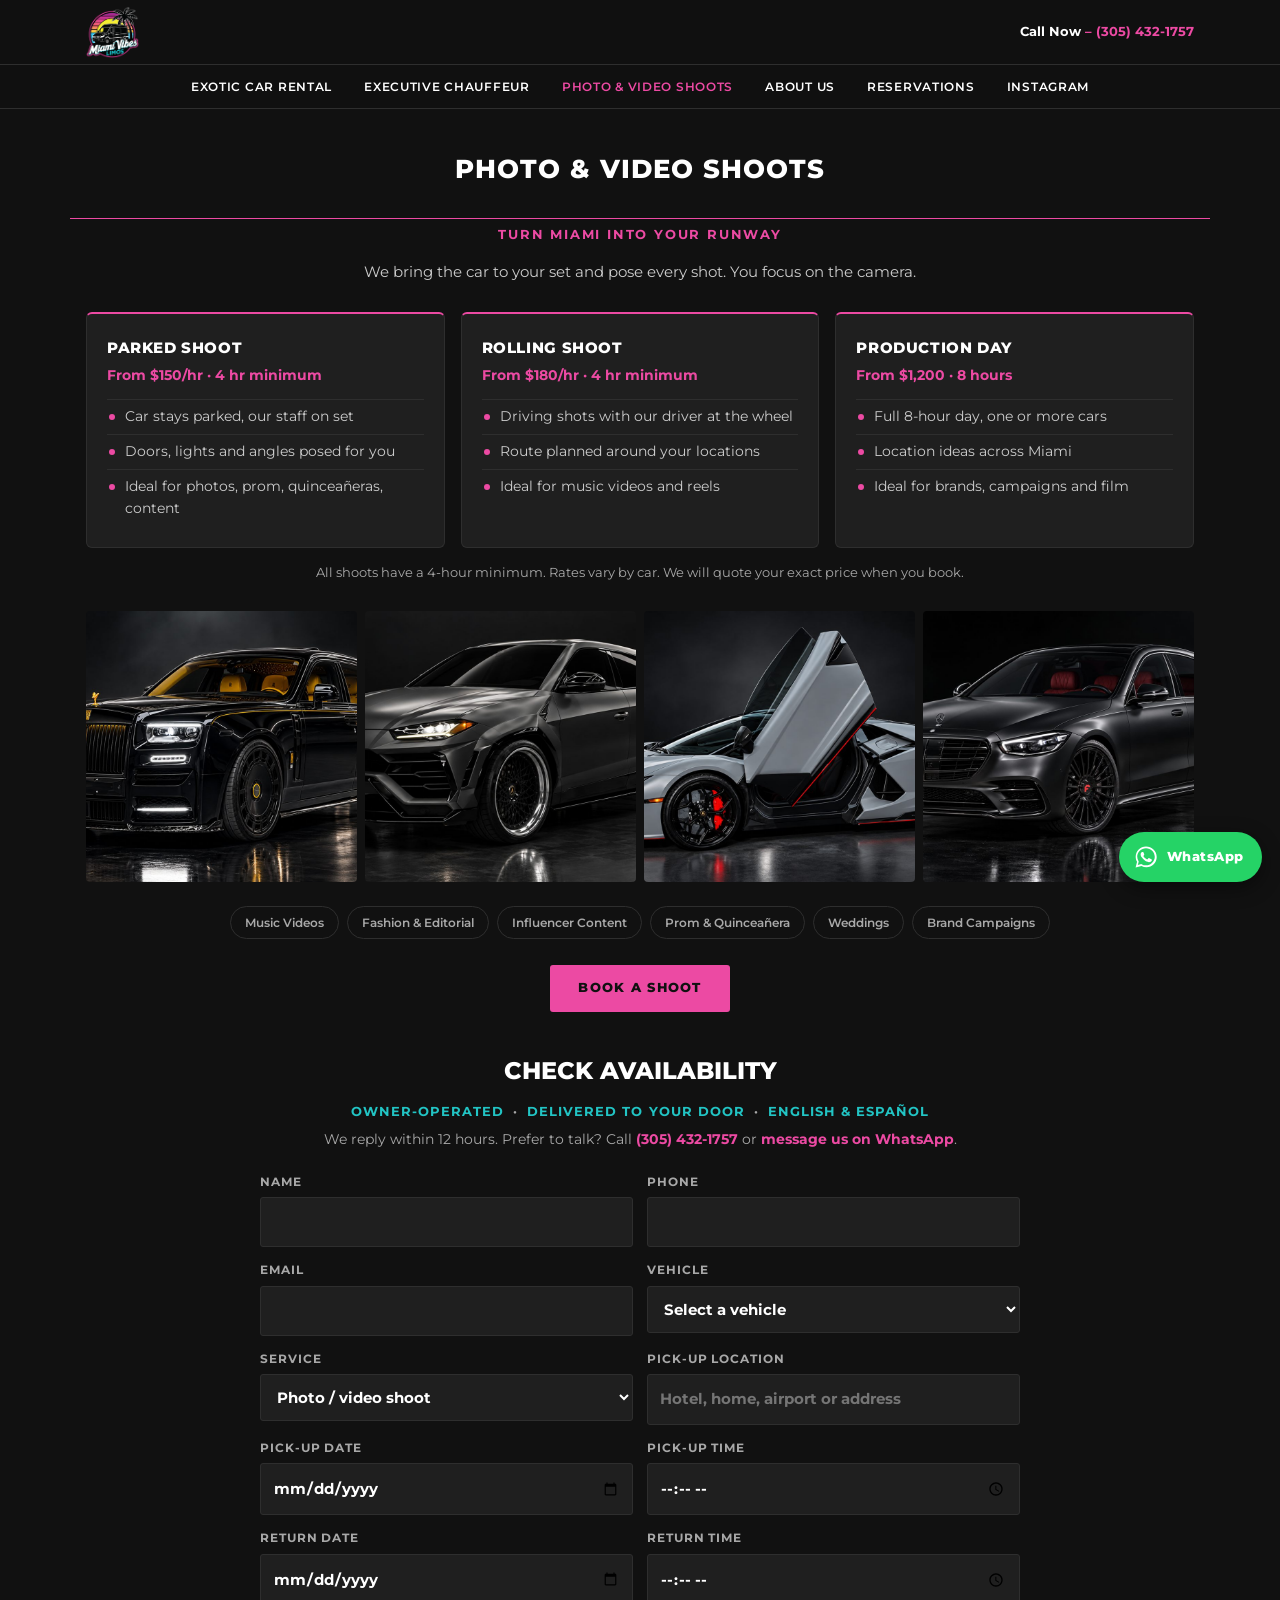
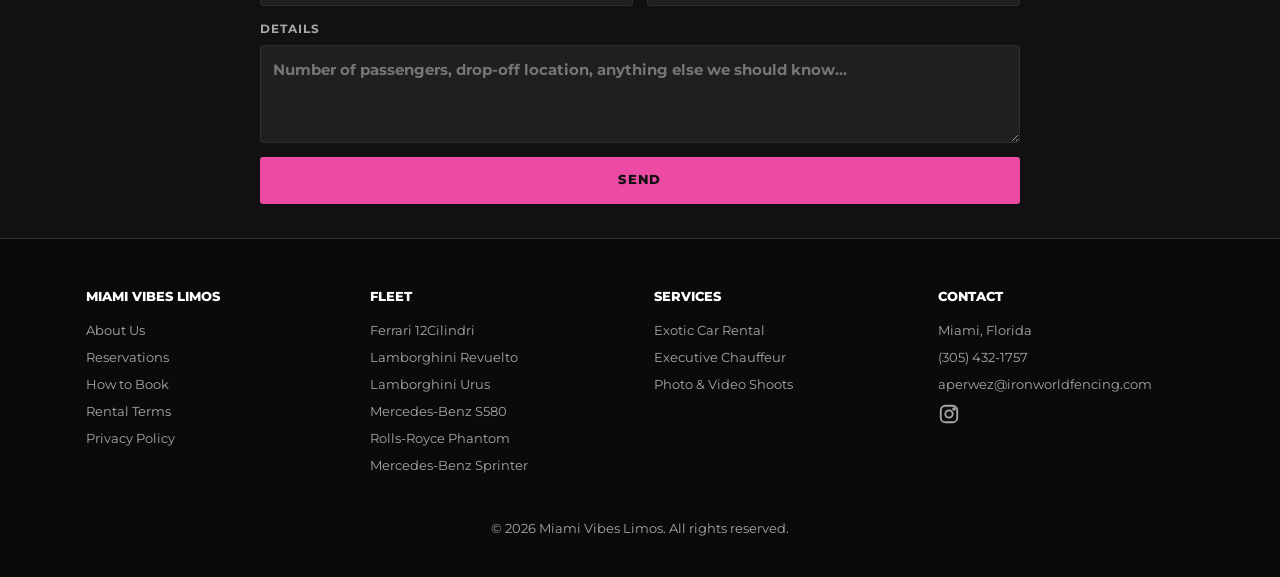
<file: shoots.html>
<!DOCTYPE html>
<html lang="en">
<head>
<meta charset="UTF-8">
<meta name="viewport" content="width=device-width, initial-scale=1.0">
<title>Exotic Car Photo &amp; Video Shoots Miami | Miami Vibes Limos</title>
<meta name="description" content="Book a Lamborghini, Rolls-Royce or Mercedes for music videos, fashion shoots, content and campaigns in Miami.">
<meta property="og:title" content="Exotic Car Photo &amp; Video Shoots Miami | Miami Vibes Limos">
<meta property="og:description" content="Book a Lamborghini, Rolls-Royce or Mercedes for music videos, fashion shoots, content and campaigns in Miami.">
<meta property="og:type" content="website">
<meta property="og:image" content="https://miamivibeslimos.com/images/og-image.png">
<meta property="og:image:width" content="1200">
<meta property="og:image:height" content="630">
<meta name="twitter:card" content="summary_large_image">
<link rel="icon" type="image/png" sizes="32x32" href="images/favicon-32.png">
<link rel="icon" type="image/png" sizes="192x192" href="images/favicon-192.png">
<link rel="apple-touch-icon" href="images/apple-touch-icon.png">
<link rel="preconnect" href="https://fonts.googleapis.com">
<link rel="preconnect" href="https://fonts.gstatic.com" crossorigin>
<link href="https://fonts.googleapis.com/css2?family=Montserrat:wght@400;500;600;700;800&display=swap" rel="stylesheet">
<link rel="stylesheet" href="styles.css">
</head>
<body data-page="shoots">

<!-- build:header -->
<header class="site-header">
  <div class="container header-inner">
    <a href="index.html" class="logo" aria-label="Miami Vibes Limos home">
      <img src="images/logo-header.png" alt="Miami Vibes Limos">
    </a>
    <div class="header-right">
      <a class="call-now" href="tel:+13054321757">Call Now <span>– (305) 432-1757</span></a>
      <button class="menu-toggle" aria-label="Open menu" aria-expanded="false"><span></span><span></span><span></span></button>
    </div>
  </div>
  <nav class="site-nav" aria-label="Main">
    <a href="index.html">Exotic Car Rental</a>
    <a href="chauffeur.html">Executive Chauffeur</a>
    <a href="shoots.html" class="current" aria-current="page">Photo &amp; Video Shoots</a>
    <a href="about.html">About Us</a>
    <a href="index.html#quote">Reservations</a>
    <a href="https://instagram.com/miamivibes_limos" target="_blank" rel="noopener">Instagram</a>
  </nav>
</header>
<!-- /build:header -->

<main>

  <!-- ===== Page title ===== -->
  <section class="page-title">
    <h1>Photo &amp; Video Shoots</h1>
  </section>

  <!-- ===== Photo & Video Shoots ===== -->
  <section id="shoots" class="shoots container">
    <p class="shoots-tag">Turn Miami Into Your Runway</p>
    <p class="shoots-intro">We bring the car to your set and pose every shot. You focus on the camera.</p>


    <!-- "From" = lowest rate across the fleet; exact rate is quoted per car. -->
    <div class="packages">
      <div class="package">
        <h3>Parked Shoot</h3>
        <p class="pkg-price">From $150/hr · 4 hr minimum</p>
        <ul>
          <li>Car stays parked, our staff on set</li>
          <li>Doors, lights and angles posed for you</li>
          <li>Ideal for photos, prom, quinceañeras, content</li>
        </ul>
      </div>
      <div class="package">
        <h3>Rolling Shoot</h3>
        <p class="pkg-price">From $180/hr · 4 hr minimum</p>
        <ul>
          <li>Driving shots with our driver at the wheel</li>
          <li>Route planned around your locations</li>
          <li>Ideal for music videos and reels</li>
        </ul>
      </div>
      <div class="package">
        <h3>Production Day</h3>
        <p class="pkg-price">From $1,200 · 8 hours</p>
        <ul>
          <li>Full 8-hour day, one or more cars</li>
          <li>Location ideas across Miami</li>
          <li>Ideal for brands, campaigns and film</li>
        </ul>
      </div>
    </div>

    <p class="pkg-note">All shoots have a 4-hour minimum. Rates vary by car. We will quote your exact price when you book.</p>

    <div class="shoot-strip">
      <img src="images/Phantom/phantom-1.jpg" alt="Rolls-Royce Phantom" loading="lazy">
      <img src="images/Urus/urus-1.jpg" alt="Lamborghini Urus" loading="lazy">
      <img src="images/Revuelto/revuelto-1.jpg" alt="Lamborghini Revuelto with doors up" loading="lazy">
      <img src="images/Mercedes%20S580/s580-1.jpg" alt="Mercedes-Benz S580" loading="lazy">
    </div>

    <div class="uses">
      <span>Music Videos</span><span>Fashion &amp; Editorial</span><span>Influencer Content</span>
      <span>Prom &amp; Quinceañera</span><span>Weddings</span><span>Brand Campaigns</span>
    </div>

    <div class="shoots-cta">
      <a href="#quote" class="btn" data-service="Photo / video shoot">Book a Shoot</a>
    </div>
  </section>

  <!-- build:quote preset="Photo / video shoot" -->
  <section id="quote" class="quote container">
    <h2 class="section-title">Check Availability</h2>
    <p class="trust">Owner-operated <i>·</i> Delivered to your door <i>·</i> English &amp; Español</p>
    <p class="form-note">We reply within 12 hours. Prefer to talk? Call <a href="tel:+13054321757">(305) 432-1757</a> or <a href="https://wa.me/13054321757" target="_blank" rel="noopener">message us on WhatsApp</a>.</p>
    <!-- Requests go to SITE.bookingEmail. The first submission triggers a formsubmit.co activation email there. -->
    <form id="quoteForm" class="quote-form" action="https://formsubmit.co/ajax/aperwez@ironworldfencing.com" method="POST" data-phone="(305) 432-1757" novalidate>
      <input type="hidden" name="_subject" value="New quote request — Miami Vibes Limos">
      <input type="hidden" name="page" value="shoots">
      <input type="text" name="_honey" class="hp" tabindex="-1" autocomplete="off">
      <label>Name<input type="text" name="name" autocomplete="name" required></label>
      <label>Phone<input type="tel" name="phone" autocomplete="tel" required></label>
      <label>Email<input type="email" name="email" autocomplete="email" required></label>
      <label>Vehicle<select name="vehicle" id="vehicleSelect" required>
        <option value="">Select a vehicle</option>
        <option>Not sure yet</option>
        <option>2025 Ferrari 12Cilindri</option>
        <option>2024 Lamborghini Revuelto</option>
        <option>2022 Lamborghini Urus</option>
        <option>2024 Mercedes-Benz S580</option>
        <option>2026 Rolls-Royce Phantom</option>
        <option>Mercedes-Benz Sprinter</option>
      </select></label>
      <label>Service<select name="service" id="serviceSelect">
        <option>Self-drive rental</option>
        <option>Executive Chauffeur</option>
        <option selected>Photo / video shoot</option>
        <option>Wedding / event</option>
      </select></label>
      <label>Pick-up location<input type="text" name="pickup_location" placeholder="Hotel, home, airport or address"></label>
      <label>Pick-up date<input type="date" name="pickup_date"></label>
      <label>Pick-up time<input type="time" name="pickup_time"></label>
      <label>Return date<input type="date" name="return_date"></label>
      <label>Return time<input type="time" name="return_time"></label>
      <label class="full">Details<textarea name="message" rows="3" placeholder="Number of passengers, drop-off location, anything else we should know…"></textarea></label>
      <button type="submit" class="btn full">Send</button>
      <p class="form-status full" id="formStatus" role="status"></p>
    </form>
  </section>
  <!-- /build:quote -->

</main>

<!-- build:footer -->
<footer class="site-footer">
  <div class="container footer-grid">
    <div>
      <h4>Miami Vibes Limos</h4>
      <a href="about.html">About Us</a>
      <a href="index.html#quote">Reservations</a>
      <a href="about.html#how-to-book">How to Book</a>
      <a href="terms.html">Rental Terms</a>
      <a href="privacy.html">Privacy Policy</a>
    </div>
    <div>
      <h4>Fleet</h4>
      <a href="index.html#self-drive">Ferrari 12Cilindri</a>
      <a href="index.html#self-drive">Lamborghini Revuelto</a>
      <a href="index.html#self-drive">Lamborghini Urus</a>
      <a href="index.html#self-drive">Mercedes-Benz S580</a>
      <a href="index.html#chauffeur">Rolls-Royce Phantom</a>
      <a href="index.html#chauffeur">Mercedes-Benz Sprinter</a>
    </div>
    <div>
      <h4>Services</h4>
      <a href="index.html">Exotic Car Rental</a>
      <a href="chauffeur.html">Executive Chauffeur</a>
      <a href="shoots.html">Photo &amp; Video Shoots</a>
    </div>
    <div>
      <h4>Contact</h4>
      <p>Miami, Florida</p>
      <a href="tel:+13054321757">(305) 432-1757</a>
      <a href="mailto:aperwez@ironworldfencing.com">aperwez@ironworldfencing.com</a>
      <div class="social">
        <a href="https://instagram.com/miamivibes_limos" target="_blank" rel="noopener" aria-label="Instagram">
          <svg viewBox="0 0 24 24" width="22" height="22" fill="none" stroke="currentColor" stroke-width="2"><rect x="3" y="3" width="18" height="18" rx="5"/><circle cx="12" cy="12" r="4"/><circle cx="17.5" cy="6.5" r="1" fill="currentColor"/></svg>
        </a>
      </div>
    </div>
  </div>
  <p class="copyright">© 2026 Miami Vibes Limos. All rights reserved.</p>
</footer>
<a class="sticky-call" href="tel:+13054321757">Call to Book — (305) 432-1757</a>
<a class="wa-float" href="https://wa.me/13054321757?text=Hi%20Miami%20Vibes%20Limos%2C%20I%20would%20like%20to%20check%20availability." target="_blank" rel="noopener" aria-label="Message us on WhatsApp">
  <svg viewBox="0 0 32 32" width="26" height="26" fill="currentColor" aria-hidden="true"><path d="M16 3C9 3 3.3 8.6 3.3 15.6c0 2.2.6 4.4 1.7 6.3L3.2 29l7.3-1.9c1.8 1 3.9 1.5 6 1.5 7 0 12.7-5.7 12.7-12.7C29.2 8.6 23 3 16 3zm0 23.3c-1.9 0-3.8-.5-5.4-1.5l-.4-.2-4.3 1.1 1.2-4.2-.3-.4c-1.1-1.7-1.6-3.6-1.6-5.6C5.2 9.8 10 5.1 16 5.1s10.8 4.8 10.8 10.6S21.9 26.3 16 26.3zm5.9-7.9c-.3-.2-1.9-1-2.2-1.1-.3-.1-.5-.2-.7.2-.2.3-.8 1.1-1 1.3-.2.2-.4.2-.7.1-.3-.2-1.4-.5-2.6-1.6-1-.9-1.6-1.9-1.8-2.2-.2-.3 0-.5.1-.7l.5-.6c.2-.2.2-.3.3-.6.1-.2 0-.4 0-.6l-1-2.4c-.3-.6-.5-.5-.7-.5h-.6c-.2 0-.6.1-.9.4-.3.3-1.2 1.1-1.2 2.8s1.2 3.3 1.4 3.5c.2.2 2.4 3.7 5.9 5.1 2.9 1.1 3.5.9 4.1.8.6-.1 1.9-.8 2.2-1.6.3-.8.3-1.4.2-1.6-.1-.1-.3-.2-.6-.4z"/></svg>
  <span>WhatsApp</span>
</a>
<!-- /build:footer -->

<script src="script.js"></script>
</body>
</html>
</file>
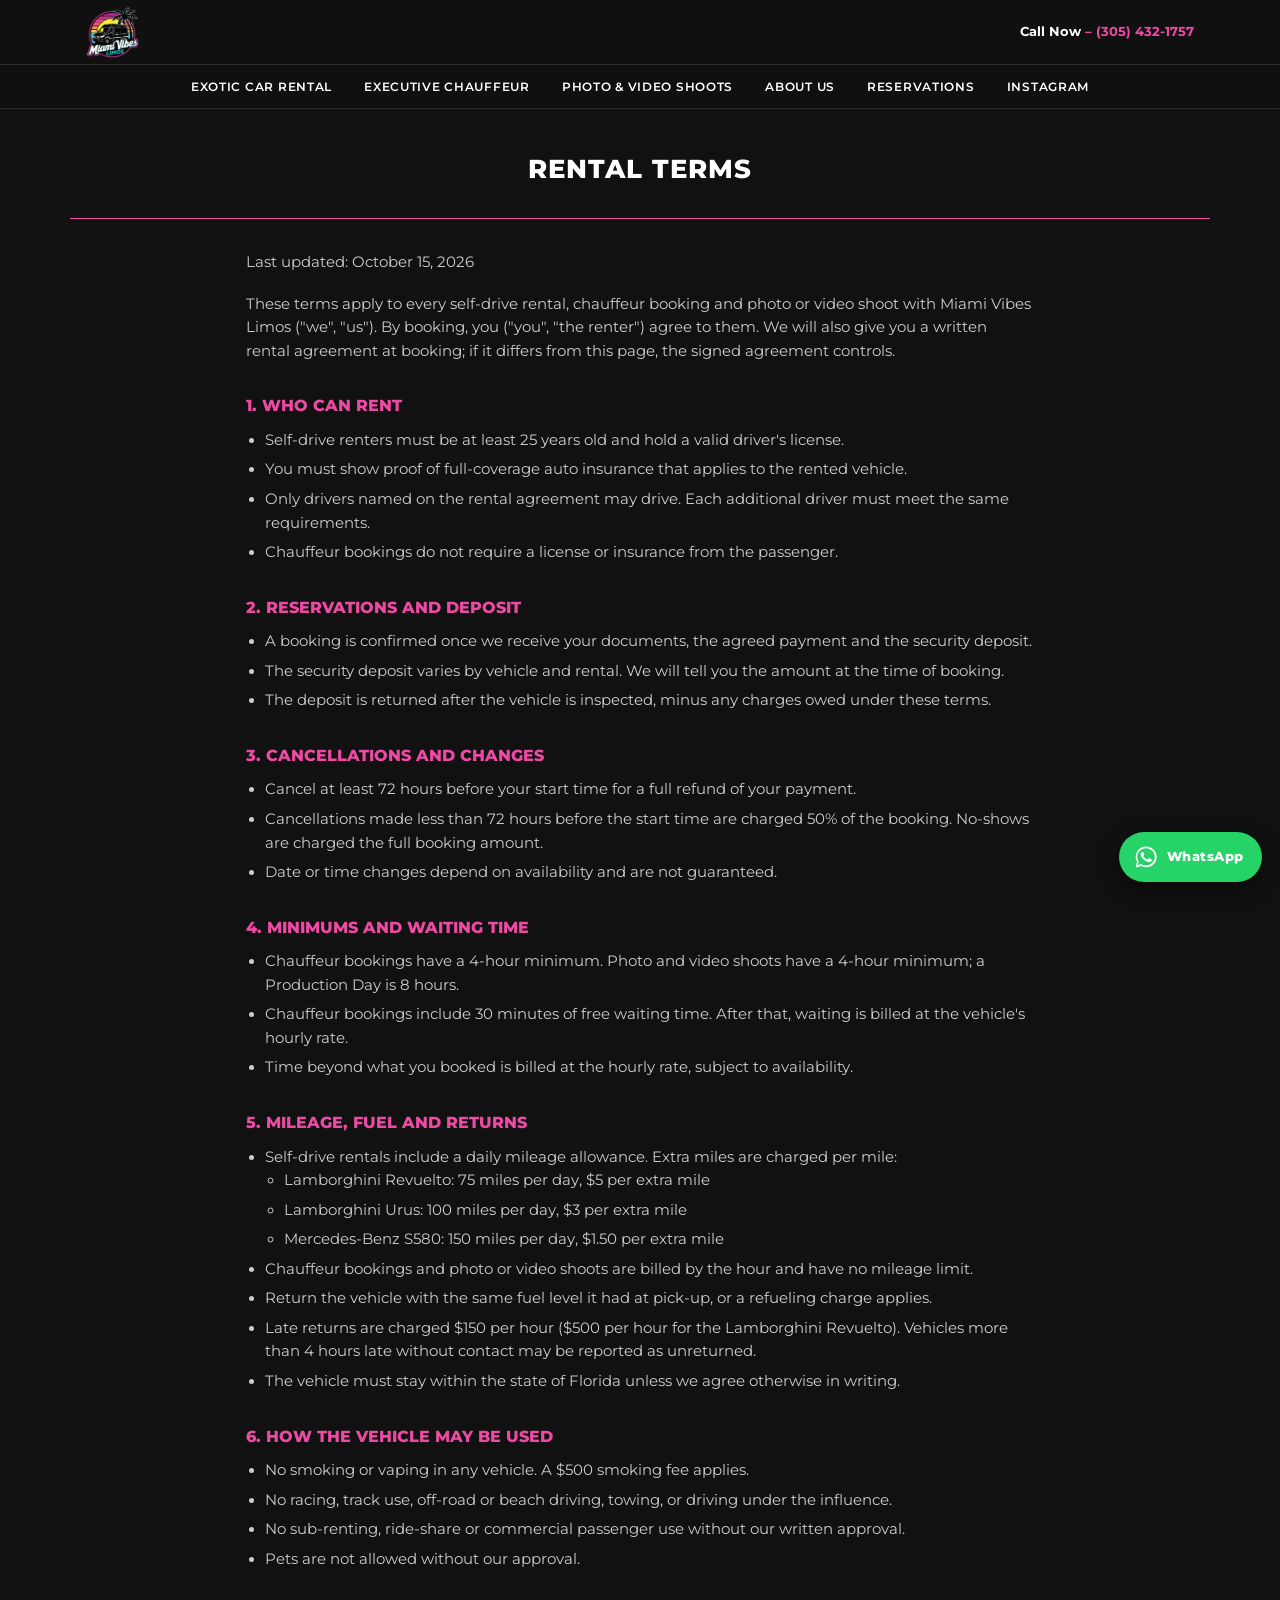
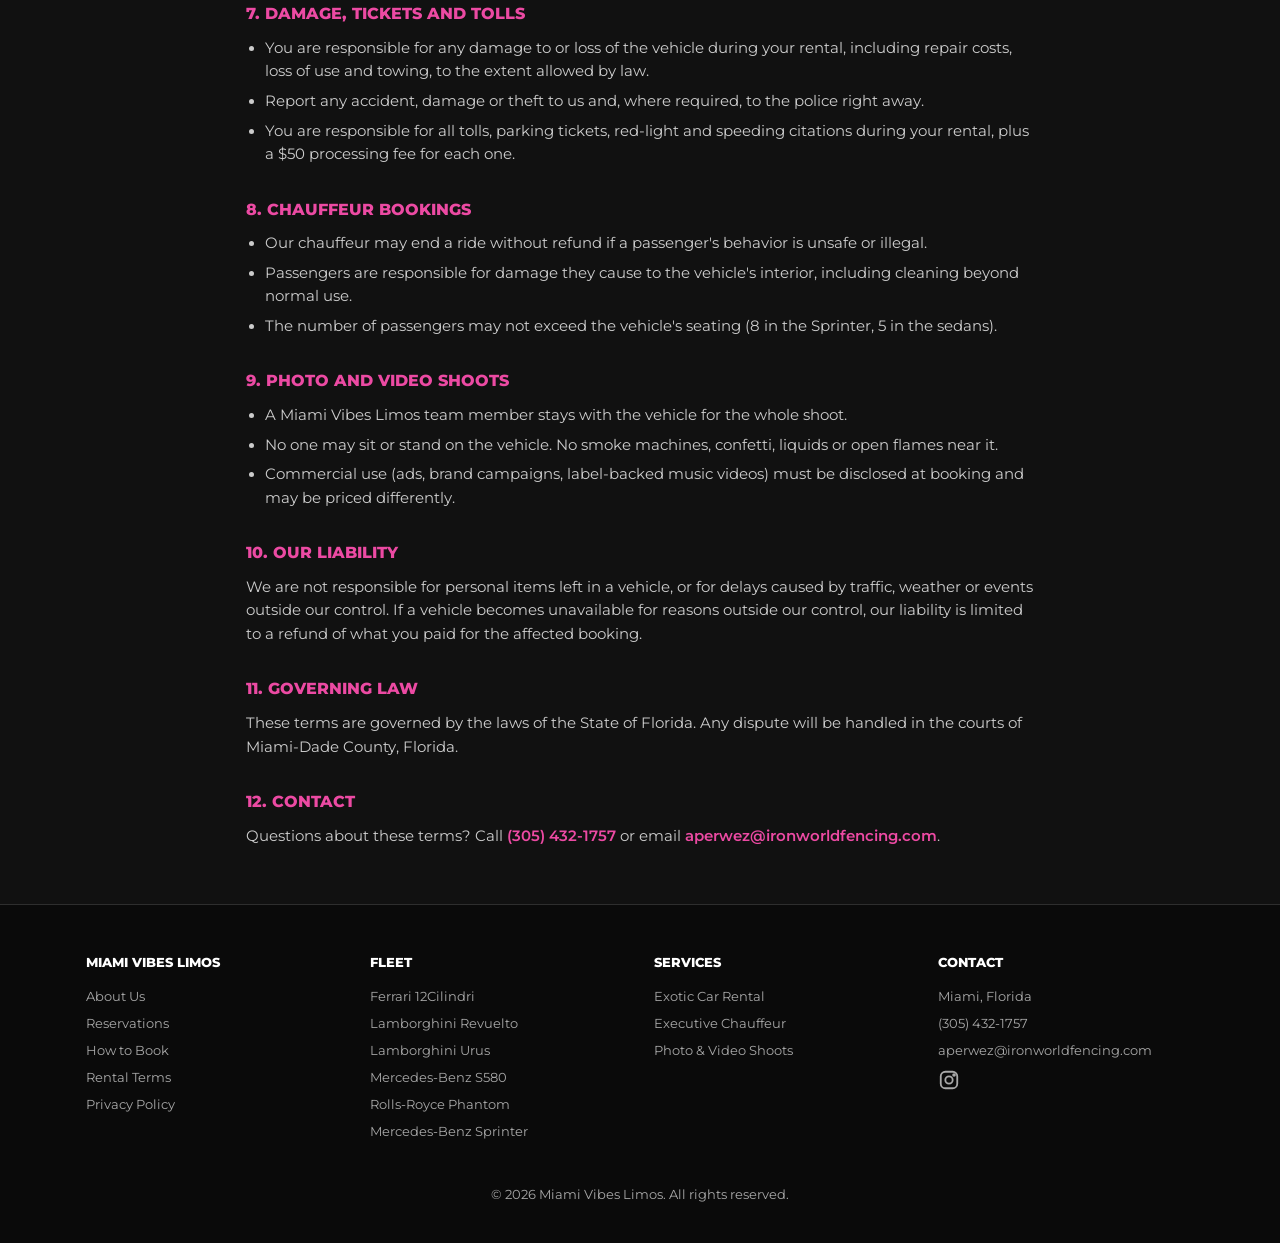
<file: terms.html>
<!DOCTYPE html>
<html lang="en">
<head>
<meta charset="UTF-8">
<meta name="viewport" content="width=device-width, initial-scale=1.0">
<title>Rental Terms | Miami Vibes Limos</title>
<meta name="description" content="Rental terms for Miami Vibes Limos exotic car rentals, chauffeur bookings and photo shoots in Miami.">
<meta property="og:title" content="Rental Terms | Miami Vibes Limos">
<meta property="og:description" content="Rental terms for Miami Vibes Limos exotic car rentals, chauffeur bookings and photo shoots in Miami.">
<meta property="og:type" content="website">
<meta property="og:image" content="https://miamivibeslimos.com/images/og-image.png">
<meta property="og:image:width" content="1200">
<meta property="og:image:height" content="630">
<meta name="twitter:card" content="summary_large_image">
<link rel="icon" type="image/png" sizes="32x32" href="images/favicon-32.png">
<link rel="icon" type="image/png" sizes="192x192" href="images/favicon-192.png">
<link rel="apple-touch-icon" href="images/apple-touch-icon.png">
<link rel="preconnect" href="https://fonts.googleapis.com">
<link rel="preconnect" href="https://fonts.gstatic.com" crossorigin>
<link href="https://fonts.googleapis.com/css2?family=Montserrat:wght@400;500;600;700;800&display=swap" rel="stylesheet">
<link rel="stylesheet" href="styles.css">
</head>
<body data-page="terms">

<!-- build:header -->
<header class="site-header">
  <div class="container header-inner">
    <a href="index.html" class="logo" aria-label="Miami Vibes Limos home">
      <img src="images/logo-header.png" alt="Miami Vibes Limos">
    </a>
    <div class="header-right">
      <a class="call-now" href="tel:+13054321757">Call Now <span>– (305) 432-1757</span></a>
      <button class="menu-toggle" aria-label="Open menu" aria-expanded="false"><span></span><span></span><span></span></button>
    </div>
  </div>
  <nav class="site-nav" aria-label="Main">
    <a href="index.html">Exotic Car Rental</a>
    <a href="chauffeur.html">Executive Chauffeur</a>
    <a href="shoots.html">Photo &amp; Video Shoots</a>
    <a href="about.html">About Us</a>
    <a href="index.html#quote">Reservations</a>
    <a href="https://instagram.com/miamivibes_limos" target="_blank" rel="noopener">Instagram</a>
  </nav>
</header>
<!-- /build:header -->

<main>

  <!-- ===== Page title ===== -->
  <section class="page-title">
    <h1>Rental Terms</h1>
  </section>

  <!-- ===== Rental Terms =====
       DRAFT written for Miami Vibes Limos. Have a Florida attorney review it before launch.
       All values were set by the owner on 2026-10-15. -->
  <section class="legal container">
    <p class="legal-updated">Last updated: October 15, 2026</p>
    <p>These terms apply to every self-drive rental, chauffeur booking and photo or video shoot with Miami Vibes Limos ("we", "us"). By booking, you ("you", "the renter") agree to them. We will also give you a written rental agreement at booking; if it differs from this page, the signed agreement controls.</p>

    <h2>1. Who can rent</h2>
    <ul>
      <li>Self-drive renters must be at least 25 years old and hold a valid driver's license.</li>
      <li>You must show proof of full-coverage auto insurance that applies to the rented vehicle.</li>
      <li>Only drivers named on the rental agreement may drive. Each additional driver must meet the same requirements.</li>
      <li>Chauffeur bookings do not require a license or insurance from the passenger.</li>
    </ul>

    <h2>2. Reservations and deposit</h2>
    <ul>
      <li>A booking is confirmed once we receive your documents, the agreed payment and the security deposit.</li>
      <li>The security deposit varies by vehicle and rental. We will tell you the amount at the time of booking.</li>
      <li>The deposit is returned after the vehicle is inspected, minus any charges owed under these terms.</li>
    </ul>

    <h2>3. Cancellations and changes</h2>
    <ul>
      <li>Cancel at least 72 hours before your start time for a full refund of your payment.</li>
      <li>Cancellations made less than 72 hours before the start time are charged 50% of the booking. No-shows are charged the full booking amount.</li>
      <li>Date or time changes depend on availability and are not guaranteed.</li>
    </ul>

    <h2>4. Minimums and waiting time</h2>
    <ul>
      <li>Chauffeur bookings have a 4-hour minimum. Photo and video shoots have a 4-hour minimum; a Production Day is 8 hours.</li>
      <li>Chauffeur bookings include 30 minutes of free waiting time. After that, waiting is billed at the vehicle's hourly rate.</li>
      <li>Time beyond what you booked is billed at the hourly rate, subject to availability.</li>
    </ul>

    <h2>5. Mileage, fuel and returns</h2>
    <ul>
      <li>Self-drive rentals include a daily mileage allowance. Extra miles are charged per mile:
        <ul>
          <li>Lamborghini Revuelto: 75 miles per day, $5 per extra mile</li>
          <li>Lamborghini Urus: 100 miles per day, $3 per extra mile</li>
          <li>Mercedes-Benz S580: 150 miles per day, $1.50 per extra mile</li>
        </ul>
      </li>
      <li>Chauffeur bookings and photo or video shoots are billed by the hour and have no mileage limit.</li>
      <li>Return the vehicle with the same fuel level it had at pick-up, or a refueling charge applies.</li>
      <li>Late returns are charged $150 per hour ($500 per hour for the Lamborghini Revuelto). Vehicles more than 4 hours late without contact may be reported as unreturned.</li>
      <li>The vehicle must stay within the state of Florida unless we agree otherwise in writing.</li>
    </ul>

    <h2>6. How the vehicle may be used</h2>
    <ul>
      <li>No smoking or vaping in any vehicle. A $500 smoking fee applies.</li>
      <li>No racing, track use, off-road or beach driving, towing, or driving under the influence.</li>
      <li>No sub-renting, ride-share or commercial passenger use without our written approval.</li>
      <li>Pets are not allowed without our approval.</li>
    </ul>

    <h2>7. Damage, tickets and tolls</h2>
    <ul>
      <li>You are responsible for any damage to or loss of the vehicle during your rental, including repair costs, loss of use and towing, to the extent allowed by law.</li>
      <li>Report any accident, damage or theft to us and, where required, to the police right away.</li>
      <li>You are responsible for all tolls, parking tickets, red-light and speeding citations during your rental, plus a $50 processing fee for each one.</li>
    </ul>

    <h2>8. Chauffeur bookings</h2>
    <ul>
      <li>Our chauffeur may end a ride without refund if a passenger's behavior is unsafe or illegal.</li>
      <li>Passengers are responsible for damage they cause to the vehicle's interior, including cleaning beyond normal use.</li>
      <li>The number of passengers may not exceed the vehicle's seating (8 in the Sprinter, 5 in the sedans).</li>
    </ul>

    <h2>9. Photo and video shoots</h2>
    <ul>
      <li>A Miami Vibes Limos team member stays with the vehicle for the whole shoot.</li>
      <li>No one may sit or stand on the vehicle. No smoke machines, confetti, liquids or open flames near it.</li>
      <li>Commercial use (ads, brand campaigns, label-backed music videos) must be disclosed at booking and may be priced differently.</li>
    </ul>

    <h2>10. Our liability</h2>
    <p>We are not responsible for personal items left in a vehicle, or for delays caused by traffic, weather or events outside our control. If a vehicle becomes unavailable for reasons outside our control, our liability is limited to a refund of what you paid for the affected booking.</p>

    <h2>11. Governing law</h2>
    <p>These terms are governed by the laws of the State of Florida. Any dispute will be handled in the courts of Miami-Dade County, Florida.</p>

    <h2>12. Contact</h2>
    <p>Questions about these terms? Call <a href="tel:+13054321757">(305) 432-1757</a> or email <a href="mailto:aperwez@ironworldfencing.com">aperwez@ironworldfencing.com</a>.</p>
  </section>

</main>

<!-- build:footer -->
<footer class="site-footer">
  <div class="container footer-grid">
    <div>
      <h4>Miami Vibes Limos</h4>
      <a href="about.html">About Us</a>
      <a href="index.html#quote">Reservations</a>
      <a href="about.html#how-to-book">How to Book</a>
      <a href="terms.html">Rental Terms</a>
      <a href="privacy.html">Privacy Policy</a>
    </div>
    <div>
      <h4>Fleet</h4>
      <a href="index.html#self-drive">Ferrari 12Cilindri</a>
      <a href="index.html#self-drive">Lamborghini Revuelto</a>
      <a href="index.html#self-drive">Lamborghini Urus</a>
      <a href="index.html#self-drive">Mercedes-Benz S580</a>
      <a href="index.html#chauffeur">Rolls-Royce Phantom</a>
      <a href="index.html#chauffeur">Mercedes-Benz Sprinter</a>
    </div>
    <div>
      <h4>Services</h4>
      <a href="index.html">Exotic Car Rental</a>
      <a href="chauffeur.html">Executive Chauffeur</a>
      <a href="shoots.html">Photo &amp; Video Shoots</a>
    </div>
    <div>
      <h4>Contact</h4>
      <p>Miami, Florida</p>
      <a href="tel:+13054321757">(305) 432-1757</a>
      <a href="mailto:aperwez@ironworldfencing.com">aperwez@ironworldfencing.com</a>
      <div class="social">
        <a href="https://instagram.com/miamivibes_limos" target="_blank" rel="noopener" aria-label="Instagram">
          <svg viewBox="0 0 24 24" width="22" height="22" fill="none" stroke="currentColor" stroke-width="2"><rect x="3" y="3" width="18" height="18" rx="5"/><circle cx="12" cy="12" r="4"/><circle cx="17.5" cy="6.5" r="1" fill="currentColor"/></svg>
        </a>
      </div>
    </div>
  </div>
  <p class="copyright">© 2026 Miami Vibes Limos. All rights reserved.</p>
</footer>
<a class="sticky-call" href="tel:+13054321757">Call to Book — (305) 432-1757</a>
<a class="wa-float" href="https://wa.me/13054321757?text=Hi%20Miami%20Vibes%20Limos%2C%20I%20would%20like%20to%20check%20availability." target="_blank" rel="noopener" aria-label="Message us on WhatsApp">
  <svg viewBox="0 0 32 32" width="26" height="26" fill="currentColor" aria-hidden="true"><path d="M16 3C9 3 3.3 8.6 3.3 15.6c0 2.2.6 4.4 1.7 6.3L3.2 29l7.3-1.9c1.8 1 3.9 1.5 6 1.5 7 0 12.7-5.7 12.7-12.7C29.2 8.6 23 3 16 3zm0 23.3c-1.9 0-3.8-.5-5.4-1.5l-.4-.2-4.3 1.1 1.2-4.2-.3-.4c-1.1-1.7-1.6-3.6-1.6-5.6C5.2 9.8 10 5.1 16 5.1s10.8 4.8 10.8 10.6S21.9 26.3 16 26.3zm5.9-7.9c-.3-.2-1.9-1-2.2-1.1-.3-.1-.5-.2-.7.2-.2.3-.8 1.1-1 1.3-.2.2-.4.2-.7.1-.3-.2-1.4-.5-2.6-1.6-1-.9-1.6-1.9-1.8-2.2-.2-.3 0-.5.1-.7l.5-.6c.2-.2.2-.3.3-.6.1-.2 0-.4 0-.6l-1-2.4c-.3-.6-.5-.5-.7-.5h-.6c-.2 0-.6.1-.9.4-.3.3-1.2 1.1-1.2 2.8s1.2 3.3 1.4 3.5c.2.2 2.4 3.7 5.9 5.1 2.9 1.1 3.5.9 4.1.8.6-.1 1.9-.8 2.2-1.6.3-.8.3-1.4.2-1.6-.1-.1-.3-.2-.6-.4z"/></svg>
  <span>WhatsApp</span>
</a>
<!-- /build:footer -->

<script src="script.js"></script>
</body>
</html>
</file>
<file: styles.css>
/* =====================================================================
   Miami Vibes Limos — styles (colors from the Miami Vibes logo)
   ===================================================================== */

*, *::before, *::after { margin: 0; padding: 0; box-sizing: border-box; }
html { scroll-behavior: smooth; scroll-padding-top: 90px; -webkit-text-size-adjust: 100%; text-size-adjust: 100%; }
:root {
  --bg: #111111;
  --bg-2: #191919;
  --bg-card: #1f1f1f;
  --line: #2e2e2e;
  --accent: #ec4aa3;      /* hot pink from the logo */
  --accent-2: #22c4c4;    /* teal from the logo */
  --sun: #ffe040;         /* logo yellow: used only for fill-in placeholders */
  --white: #ffffff;
  --muted: #a8a8a8;
}
body {
  font-family: 'Montserrat', sans-serif;
  background: var(--bg);
  color: var(--white);
  line-height: 1.6;
  overflow-x: hidden;
  -webkit-font-smoothing: antialiased;
}
a { color: inherit; text-decoration: none; }
img { max-width: 100%; display: block; }
button { font: inherit; cursor: pointer; }
.container { max-width: 1140px; margin: 0 auto; padding: 0 16px; }
.accent { color: var(--accent); }
[hidden] { display: none !important; }

/* ----- Header ----- */
.site-header {
  position: sticky; top: 0; z-index: 50;
  background: rgba(17,17,17,.96);
  backdrop-filter: blur(6px);
  border-bottom: 1px solid var(--line);
}
.header-inner { display: flex; align-items: center; justify-content: space-between; height: 76px; }
.logo img { height: 52px; width: auto; }
.header-right { display: flex; flex-direction: column; align-items: flex-end; gap: 6px; }
.call-now { font-size: .8rem; font-weight: 700; }
.call-now span { color: var(--accent); }
.menu-toggle { background: none; border: 0; display: flex; flex-direction: column; gap: 4px; padding: 4px; }
.menu-toggle span { width: 22px; height: 2px; background: var(--white); }

.site-nav {
  display: none; flex-direction: column;
  background: var(--bg-2); border-top: 1px solid var(--line);
}
.site-nav.open { display: flex; }
.site-nav a {
  padding: 14px 16px; font-size: .85rem; font-weight: 600;
  text-transform: uppercase; letter-spacing: .06em;
  border-bottom: 1px solid var(--line);
}
.site-nav a:hover, .site-nav a.current { color: var(--accent); }

@media (min-width: 1100px) {
  .menu-toggle { display: none; }
  .header-inner { height: 64px; }
  .site-nav {
    display: flex; flex-direction: row; justify-content: center; gap: 4px;
    border-top: 1px solid var(--line); background: transparent;
  }
  .site-nav a { border: 0; padding: 12px 14px; font-size: .75rem; white-space: nowrap; }
}

/* ----- Page title ----- */
.page-title {
  text-align: center; padding: 40px 16px 28px;
  border-bottom: 1px solid var(--accent);
  max-width: 1140px; margin: 0 auto;
}
.page-title h1 { font-size: clamp(1.1rem, 3vw, 1.6rem); font-weight: 800; text-transform: uppercase; letter-spacing: .04em; }

/* ----- Location ----- */
.location { padding-top: 32px; padding-bottom: 16px; }
.location-name { font-size: 1rem; font-weight: 700; text-transform: uppercase; margin-bottom: 18px; }
.location-grid { display: grid; gap: 8px 48px; }
.location h3 { font-size: .85rem; font-weight: 700; margin-top: 12px; }
.location p { font-size: .85rem; color: #ddd; }
.location p a:hover { color: var(--accent); }
.location p.accent { color: var(--accent); font-weight: 600; }
@media (min-width: 720px) { .location-grid { grid-template-columns: 1fr 1fr; } }

/* ----- Section title ----- */
.section-title {
  text-align: center; font-size: clamp(1.1rem, 3vw, 1.5rem); font-weight: 800;
  text-transform: uppercase; margin: 40px 0 20px;
}

/* ----- Filters ----- */
.filters { display: flex; flex-wrap: wrap; justify-content: center; gap: 6px 10px; margin-bottom: 28px; }
.chip {
  background: none; border: 0; color: var(--muted);
  font-size: .85rem; font-weight: 600; padding: 6px 10px; border-radius: 4px;
  transition: color .2s, background .2s;
}
.chip:hover { color: var(--white); }
.chip.active { color: var(--bg); background: var(--accent); }

/* ----- Car grid ----- */
.car-grid { display: grid; gap: 28px; }
@media (min-width: 640px) { .car-grid { grid-template-columns: 1fr 1fr; } }

.car { background: var(--bg-card); border-radius: 6px; overflow: hidden; }
.car-media { position: relative; aspect-ratio: 16 / 10; background: #0b0b0b; }
.car-media img { width: 100%; height: 100%; object-fit: cover; transition: transform .5s; }
.car:hover .car-media img { transform: scale(1.03); }
.placeholder {
  height: 100%; display: grid; place-items: center;
  background: repeating-linear-gradient(135deg, #161616 0 14px, #1b1b1b 14px 28px);
  border-bottom: 1px solid var(--line);
}
.placeholder span { color: var(--muted); font-size: .8rem; font-weight: 600; text-transform: uppercase; letter-spacing: .12em; }
.nav {
  position: absolute; top: 50%; transform: translateY(-50%);
  width: 36px; height: 36px; border-radius: 50%; border: 0;
  background: rgba(0,0,0,.55); color: var(--white); font-size: 1.4rem; line-height: 1;
  opacity: 0; transition: opacity .2s;
}
.nav.prev { left: 10px; } .nav.next { right: 10px; }
.car:hover .nav, .nav:focus-visible { opacity: 1; }
@media (hover: none) { .nav { opacity: 1; } }
.count {
  position: absolute; right: 10px; bottom: 10px;
  font-size: .7rem; background: rgba(0,0,0,.6); padding: 2px 8px; border-radius: 10px;
}
.car-info { padding: 14px 16px 18px; }
.price { color: var(--accent); font-size: 1.6rem; font-weight: 800; line-height: 1.1; }
.price span { font-size: 1rem; font-weight: 700; }
.car h3 { font-size: .8rem; font-weight: 700; text-transform: uppercase; letter-spacing: .03em; margin-top: 4px; }
.alt-price { font-size: .8rem; font-weight: 700; color: var(--accent); margin-top: 2px; }
/* Cars offered both ways: the day rate in Self-Drive, the hourly rate in With Chauffeur, both in All */
.car-grid .pv-chauf { display: none; }
.car-grid[data-view="chauffeur"] .pv-chauf { display: inline; }
.car-grid[data-view="chauffeur"] p.pv-chauf { display: block; }
.car-grid[data-view="chauffeur"] .pv-self,
.car-grid[data-view="chauffeur"] .pv-alt,
.car-grid[data-view="self-drive"] .pv-alt { display: none; }
.specs { font-size: .75rem; color: var(--muted); margin-top: 2px; }
.badge {
  position: absolute; left: 10px; top: 10px;
  font-size: .65rem; font-weight: 800; text-transform: uppercase; letter-spacing: .08em;
  background: var(--accent-2); color: #0b0b0b; padding: 4px 10px; border-radius: 12px;
}
.badge.vip { background: var(--accent); color: #111; }   /* VIP-only cars */
.reserve {
  display: inline-block; margin-top: 12px;
  font-size: .7rem; font-weight: 700; text-transform: uppercase; letter-spacing: .08em;
  border: 1px solid var(--accent); color: var(--accent); padding: 8px 16px; border-radius: 3px;
  transition: background .2s, color .2s;
}
.reserve:hover { background: var(--accent); color: var(--bg); }

/* ----- Home hero + info strip ----- */
.hero {
  /* Banner shows the middle 76% of the 16:9 hero photo (42.75vw = 56.25vw x 0.76): it trims the
     empty black above the roofs (~10%) and some floor (~14%) while keeping both cars whole.
     Capped at 92% of the screen height; never shorter than 520px so the text fits on phones. */
  position: relative; min-height: max(520px, min(42.75vw, 92vh)); display: flex; align-items: flex-end;
  background: linear-gradient(180deg, rgba(0,0,0,.1) 0%, rgba(0,0,0,.3) 50%, rgba(17,17,17,1) 100%), var(--hero) center 42% / cover no-repeat;
}
.hero-inner { padding-top: 120px; padding-bottom: 48px; }
.hero-tag { color: var(--accent); font-weight: 800; text-transform: uppercase; letter-spacing: .16em; font-size: .8rem; text-shadow: 0 1px 8px rgba(0,0,0,.6); }
.hero h1 { font-size: clamp(2rem, 6vw, 3.6rem); font-weight: 800; text-transform: uppercase; line-height: 1.05; margin: 8px 0 12px; text-shadow: 0 2px 18px rgba(0,0,0,.6); }
.hero-sub { max-width: 520px; color: #eee; font-size: 1rem; text-shadow: 0 1px 8px rgba(0,0,0,.7); }
.hero-btns { display: flex; flex-wrap: wrap; gap: 12px; margin-top: 22px; }
.hero .btn-outline { background: rgba(0,0,0,.35); }
.info-strip { border-top: 1px solid var(--line); border-bottom: 1px solid var(--line); background: var(--bg-2); }
.info-inner { display: flex; flex-wrap: wrap; justify-content: space-between; gap: 6px 24px; padding-top: 14px; padding-bottom: 14px; font-size: .8rem; color: var(--muted); }
.info-inner b { color: var(--white); font-weight: 700; }
.info-inner a { color: var(--accent); font-weight: 700; }
@media (max-width: 720px) { .info-inner { flex-direction: column; } }

/* ----- Quote intro lines ----- */
.trust { text-align: center; font-size: .8rem; font-weight: 700; text-transform: uppercase; letter-spacing: .08em; color: var(--accent-2); margin: -8px 0 6px; }
.trust i { font-style: normal; color: var(--muted); padding: 0 4px; }
.form-note { text-align: center; font-size: .85rem; color: var(--muted); margin-bottom: 22px; }
.form-note a { color: var(--accent); font-weight: 700; }

/* ----- Chauffeur: what's included ----- */
.included { display: grid; gap: 16px; }
@media (min-width: 760px) { .included { grid-template-columns: repeat(3, 1fr); } }
.checklist { background: var(--bg-card); border-top: 2px solid var(--accent); border-radius: 6px; padding: 18px 22px; }
.checklist h3 { font-size: .85rem; font-weight: 800; text-transform: uppercase; margin-bottom: 8px; }
.checklist ul { list-style: none; }
.checklist li { font-size: .88rem; color: #ddd; padding: 6px 0 6px 22px; position: relative; }
.checklist li::before { content: '✓'; position: absolute; left: 0; color: var(--accent-2); font-weight: 800; }
.minimums { background: var(--bg-card); border-top: 2px solid var(--accent); border-radius: 6px; padding: 18px 22px; }
.minimums h3 { font-size: .85rem; font-weight: 800; text-transform: uppercase; margin-bottom: 8px; }
.minimums p { font-size: .85rem; color: var(--muted); padding: 4px 0; }
.minimums b { color: var(--white); font-weight: 600; }

/* ----- Page intro (chauffeur page) ----- */
.intro { padding-top: 28px; text-align: center; max-width: 820px; }
.intro-tag { color: var(--accent); font-weight: 700; text-transform: uppercase; letter-spacing: .14em; font-size: .8rem; }
.intro-text { color: #ccc; font-size: .95rem; margin-top: 12px; }

.btn {
  display: inline-block; background: var(--accent); color: #111; border: 0;
  font-weight: 800; font-size: .8rem; text-transform: uppercase; letter-spacing: .1em;
  padding: 13px 28px; border-radius: 3px; transition: filter .2s;
}
.btn:hover { filter: brightness(1.1); }

/* ----- Photo & Video Shoots ----- */
.shoots { padding-top: 16px; }
.shoots-tag { text-align: center; color: var(--accent); font-weight: 700; text-transform: uppercase; letter-spacing: .14em; font-size: .8rem; margin-top: -10px; }
.shoots-intro { text-align: center; color: #ccc; max-width: 720px; margin: 14px auto 28px; font-size: .95rem; }
.shoot-strip { display: grid; grid-template-columns: repeat(2, 1fr); gap: 8px; margin-top: 28px; }
@media (min-width: 720px) { .shoot-strip { grid-template-columns: repeat(4, 1fr); } }
.shoot-strip img { width: 100%; aspect-ratio: 1 / 1; object-fit: cover; border-radius: 4px; }
.packages { display: grid; gap: 16px; }
.pkg-note { text-align: center; font-size: .82rem; color: var(--muted); margin-top: 14px; }
@media (min-width: 760px) { .packages { grid-template-columns: repeat(3, 1fr); } }
.package { background: var(--bg-card); border: 1px solid var(--line); border-radius: 6px; padding: 22px 20px; }
.package h3 { font-size: .95rem; font-weight: 800; text-transform: uppercase; letter-spacing: .04em; }
.pkg-price { color: var(--accent); font-weight: 700; font-size: .9rem; margin: 4px 0 12px; }
.package ul { list-style: none; }
.package li { font-size: .85rem; color: #ccc; padding: 6px 0 6px 18px; position: relative; border-top: 1px solid var(--line); }
.package li::before { content: ''; position: absolute; left: 2px; top: 14px; width: 6px; height: 6px; background: var(--accent); border-radius: 50%; }
.uses { display: flex; flex-wrap: wrap; justify-content: center; gap: 8px; margin-top: 24px; }
.uses span { font-size: .75rem; font-weight: 600; color: var(--muted); border: 1px solid var(--line); border-radius: 20px; padding: 6px 14px; }
.shoots-cta { text-align: center; margin-top: 26px; }

/* ----- About ----- */
.about { padding-top: 24px; }
.about-tag { text-align: center; color: var(--accent); font-weight: 700; text-transform: uppercase; letter-spacing: .14em; font-size: .8rem; margin: -10px 0 26px; }
.about-grid { display: grid; gap: 24px; align-items: center; }
@media (min-width: 760px) { .about-grid { grid-template-columns: 5fr 7fr; gap: 40px; } }
.about-photo { aspect-ratio: 4 / 3; width: 100%; max-width: 480px; margin: 0 auto; border-radius: 6px; border: 1px solid var(--line); }
.about-text p { color: #ccc; font-size: .95rem; margin-bottom: 14px; }
.why { display: grid; grid-template-columns: 1fr 1fr; gap: 14px; margin-top: 32px; }
@media (min-width: 860px) { .why { grid-template-columns: repeat(4, 1fr); } }
@media (max-width: 359px) { .why { grid-template-columns: 1fr; } }   /* smallest phones: one box per row */
.why-item { min-width: 0; overflow-wrap: break-word; background: var(--bg-card); border-top: 2px solid var(--accent); border-radius: 4px; padding: 18px 16px; }
.why-item h3, .step h3, .requirements h3 { font-size: .85rem; font-weight: 800; text-transform: uppercase; letter-spacing: .03em; margin-bottom: 6px; }
.why-item p, .step p { font-size: .82rem; color: var(--muted); }
.steps { display: grid; gap: 14px; }
@media (min-width: 760px) { .steps { grid-template-columns: repeat(3, 1fr); } }
.step { background: var(--bg-card); border: 1px solid var(--line); border-radius: 6px; padding: 22px 20px; }
.step a { color: var(--accent); }
.step-num { display: inline-grid; place-items: center; width: 34px; height: 34px; border-radius: 50%; background: var(--accent); color: #111; font-weight: 800; margin-bottom: 12px; }
.requirements { margin: 16px auto 0; max-width: 560px; border: 1px dashed var(--line); border-radius: 6px; padding: 18px 22px; }
.requirements ul { list-style: none; }
.requirements li { font-size: .85rem; color: #ccc; padding: 4px 0 4px 18px; position: relative; }
.requirements li::before { content: '✓'; position: absolute; left: 0; color: var(--accent); font-weight: 800; }
.reviews { display: grid; gap: 14px; }
@media (min-width: 760px) { .reviews { grid-template-columns: repeat(3, 1fr); } }
.review { background: var(--bg-card); border-radius: 6px; padding: 22px 20px; }
.review-car { color: var(--accent-2); font-size: .7rem; font-weight: 800; text-transform: uppercase; letter-spacing: .1em; margin-bottom: 10px; }
.review blockquote { font-size: .92rem; color: #ddd; font-style: italic; margin-bottom: 12px; }
.review figcaption { font-size: .78rem; color: var(--muted); font-weight: 600; }
.btn-outline { background: none; color: var(--accent); border: 1px solid var(--accent); }
.btn-outline:hover { background: var(--accent); color: #111; filter: none; }

/* Fill-in placeholders: highlighted so they can't ship unnoticed. Delete the class once real text is in. */
.todo { background: rgba(255,224,64,.12); outline: 1px dashed var(--sun); color: var(--sun); padding: 0 4px; border-radius: 2px; font-style: normal; }

/* ----- Quote form ----- */
.quote-form { display: grid; gap: 14px; max-width: 760px; margin: 0 auto; }
@media (min-width: 640px) { .quote-form { grid-template-columns: 1fr 1fr; } .quote-form .full { grid-column: 1 / -1; } }
.quote-form label { min-width: 0; display: flex; flex-direction: column; gap: 6px; font-size: .72rem; font-weight: 700; text-transform: uppercase; letter-spacing: .08em; color: var(--muted); }
.quote-form input, .quote-form select, .quote-form textarea {
  width: 100%; min-width: 0;
  font: inherit; font-size: .95rem; text-transform: none; letter-spacing: 0; color: var(--white);
  background: var(--bg-card); border: 1px solid var(--line); border-radius: 3px; padding: 12px;
}
.quote-form input:focus, .quote-form select:focus, .quote-form textarea:focus { outline: none; border-color: var(--accent); }
.quote-form .hp { position: absolute; left: -9999px; }
.form-status { text-align: center; font-size: .9rem; color: var(--accent); min-height: 1.4em; }


/* ----- Footer ----- */
.site-footer { background: #0a0a0a; border-top: 1px solid var(--line); padding: 48px 0 70px; }
.footer-grid { display: grid; grid-template-columns: 1fr 1fr; gap: 28px; }
@media (min-width: 860px) { .footer-grid { grid-template-columns: repeat(4, 1fr); } .site-footer { padding-bottom: 32px; } }
.site-footer h4 { font-size: .8rem; font-weight: 800; text-transform: uppercase; margin-bottom: 12px; }
.site-footer a, .site-footer p { display: block; font-size: .82rem; color: var(--muted); margin-bottom: 6px; word-break: break-word; }
.site-footer a:hover { color: var(--accent); }
.social { display: flex; gap: 12px; margin-top: 8px; }
.copyright { text-align: center; font-size: .75rem; color: #666; margin-top: 36px; }

/* ----- Sticky call bar (phones only) -----
   One slim line (~38px). nowrap + ellipsis keep it from growing if the phone uses large text. */
.sticky-call {
  position: fixed; left: 0; right: 0; bottom: 0; z-index: 60;
  background: var(--accent); color: #111; text-align: center;
  font-weight: 800; font-size: .78rem; line-height: 1.2; text-transform: uppercase; letter-spacing: .05em;
  padding: 11px 12px calc(11px + env(safe-area-inset-bottom));
  white-space: nowrap; overflow: hidden; text-overflow: ellipsis;
}

/* ----- WhatsApp floating button (bottom-right; sits just above the call bar on phones) ----- */
.wa-float {
  position: fixed; right: 18px; bottom: 18px; z-index: 61;
  display: flex; align-items: center; gap: 8px;
  background: #25d366; color: #fff; border-radius: 30px; padding: 12px 18px 12px 14px;
  font-weight: 800; font-size: .8rem; letter-spacing: .04em; box-shadow: 0 6px 20px rgba(0,0,0,.45);
  transition: transform .2s;
}
.wa-float:hover { transform: translateY(-2px); }
@media (max-width: 859px) { .wa-float { bottom: 52px; right: 14px; padding: 11px; } .wa-float span { display: none; } }
@media (min-width: 860px) { .sticky-call { display: none; } }

/* ----- Pink top line on every box, site-wide -----
   Kept last so it wins over each box's own border. New box types: add them to this list. */
.car, .package, .step, .requirements, .review, .about-photo,
.why-item, .checklist, .minimums { border-top: 2px solid var(--accent); }

/* ----- Legal pages (terms.html, privacy.html) ----- */
.legal { max-width: 820px; padding-top: 32px; padding-bottom: 56px; }
.legal-updated { font-size: .8rem; color: var(--muted); margin-bottom: 18px; }
.legal h2 { font-size: 1rem; font-weight: 800; text-transform: uppercase; color: var(--accent); margin: 30px 0 10px; }
.legal p, .legal li { font-size: .92rem; color: #ccc; }
.legal ul { padding-left: 1.2rem; display: grid; gap: 6px; }
.legal a { color: var(--accent); font-weight: 600; }
.legal b { color: var(--white); }

/* ----- 404 page ----- */
.notfound { text-align: center; padding-top: 48px; padding-bottom: 80px; max-width: 640px; }
.notfound .intro-text { margin-bottom: 26px; }
.notfound-btns { justify-content: center; }
</file>
